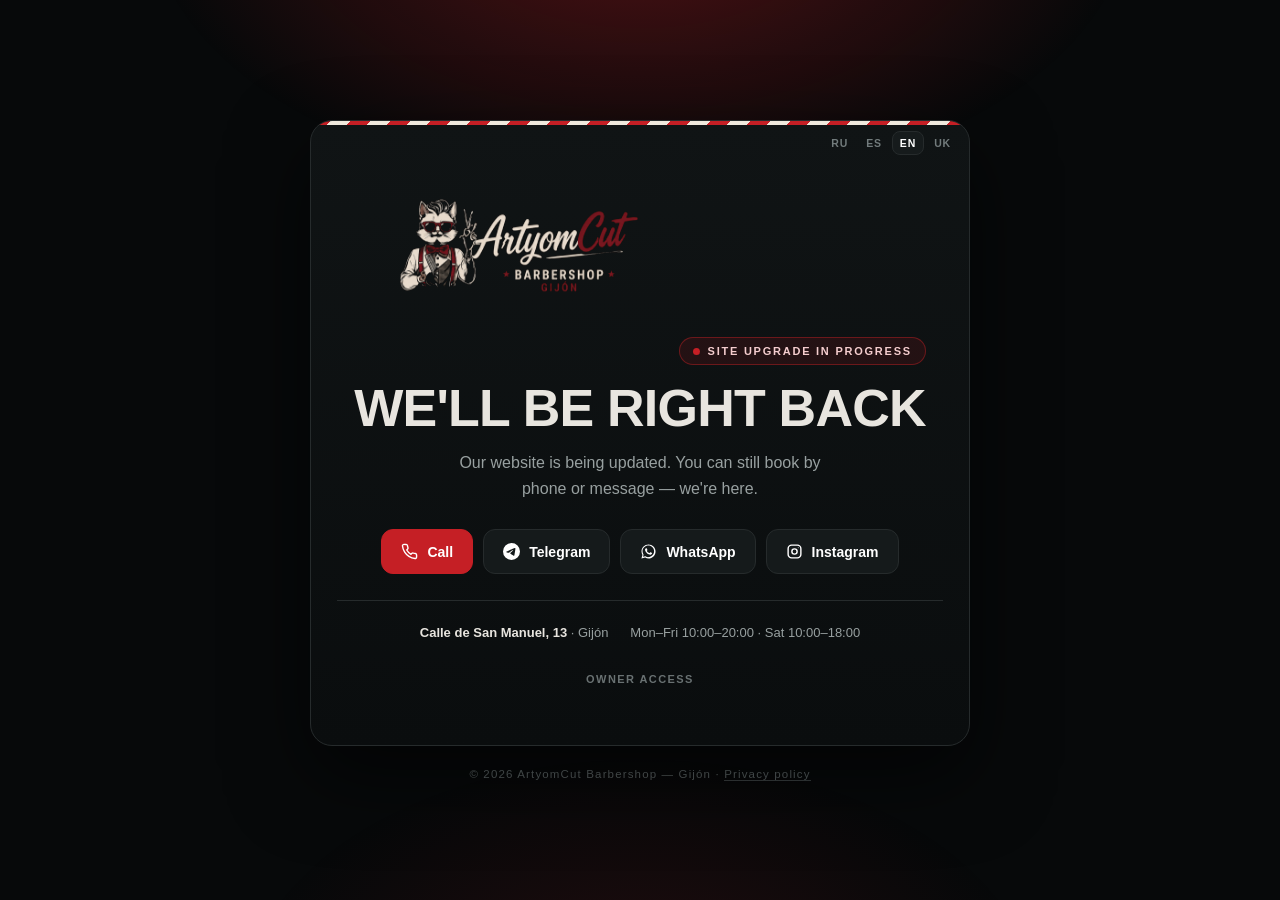
<file: index.html>
<!DOCTYPE html>
<html lang="es">
<head>
    <meta charset="UTF-8">
    <meta name="viewport" content="width=device-width, initial-scale=1.0">

    <!-- Режим «Идут работы»: заглушка для всех, кроме владельца.
         Выключается одной строкой в maintenance-gate.js (enabled: false). -->
    <script src="/maintenance-gate.js"></script>
    <title>ArtyomCut — Barbería en Gijón | Cortes de pelo y barba</title>

    <!-- PWA -->
    <link rel="manifest" href="/manifest.json">
    <meta name="theme-color" content="#c51f25">
    <link rel="apple-touch-icon" href="/images/logo/apple-touch-icon.png">

    <!-- SEO -->
    <meta name="description" content="Barbería ArtyomCut en Gijón: cortes de pelo, arreglo de barba y reserva online. Calle de San Manuel, 13.">
    <link rel="canonical" href="https://artyomcut-barbershopgijon.es/">
    <meta name="keywords" content="barbería, Gijón, corte de pelo, barba, barbershop, ArtyomCut, peluquería">
    <meta property="og:title" content="ArtyomCut Barbershop — Gijón">
    <meta property="og:description" content="Cortes de pelo y barba en el centro de Gijón. ¡Reserva online!">
    <meta property="og:type" content="website">
    <meta property="og:locale" content="es_ES">
    <meta property="og:url" content="https://artyomcut-barbershopgijon.es/">
    <meta property="og:image" content="https://artyomcut-barbershopgijon.es/images/logo/logo1.jfif">
    <!-- Стили -->
    <link rel="stylesheet" href="style.css">

    <!-- Schema.org -->
    <script type="application/ld+json">
    {
      "@context": "https://schema.org",
      "@type": "Barbershop",
      "name": "ArtyomCut Barbershop",
      "image": "https://artyomcut-barbershopgijon.es/images/logo/logo1.jfif",
      "address": {
        "@type": "PostalAddress",
        "streetAddress": "Calle de San Manuel, 13",
        "addressLocality": "Gijón",
        "postalCode": "33210",
        "addressCountry": "ES"
      },
      "telephone": "+34602692534",
      "priceRange": "15-30 €",
      "hasMap": "https://www.google.com/maps/search/?api=1&query=ArtyomCut+Barbershop+Calle+de+San+Manuel+13+Gij%C3%B3n",
      "url": "https://artyomcut-barbershopgijon.es/",
      "openingHoursSpecification": [
        {
          "@type": "OpeningHoursSpecification",
          "dayOfWeek": ["Monday","Tuesday","Wednesday","Thursday","Friday"],
          "opens": "10:00",
          "closes": "20:00"
        },
        {
          "@type": "OpeningHoursSpecification",
          "dayOfWeek": "Saturday",
          "opens": "10:00",
          "closes": "18:00"
        }
      ],
      "sameAs": [
        "https://www.google.com/maps/search/?api=1&query=ArtyomCut+Barbershop+Calle+de+San+Manuel+13+Gij%C3%B3n",
        "https://www.instagram.com/artembarbercat/",
        "https://t.me/artyomcut"
      ]
    }
    </script>
</head>
<body>

    <!-- ШАПКА -->
    <header class="header">
        <div class="container header-inner">
            <a href="#" class="logo">
                <img src="images/logo/logo.png" alt="ArtyomCut Barbershop">
            </a>

            <button class="burger-btn" id="burgerBtn" type="button" onclick="toggleMobileMenu()" aria-label="Abrir menú" aria-controls="mobileNav" aria-expanded="false">
                <span></span>
                <span></span>
                <span></span>
            </button>

            <nav class="nav" id="mobileNav">
                <a href="#home" class="active" data-i18n="nav_home">INICIO</a>
                <a href="#services" data-i18n="nav_services">SERVICIOS</a>
                <a href="#master" data-i18n="nav_master">MAESTRO</a>
                <a href="/gallery" data-i18n="nav_gallery">GALERÍA</a>
                <a href="/reviews" data-i18n="nav_reviews">RESEÑAS</a>
                <a href="#music" data-i18n="nav_music">MÚSICA</a>
                <a href="#booking" data-i18n="nav_booking">RESERVA</a>
                <a href="/location" data-i18n="nav_contacts">CÓMO ENCONTRARNOS</a>

                <!-- Мобильный переключатель языка (виден только в бургере) -->
                <div class="language-switcher mobile-only">
                    <select class="lang-select" onchange="applyLanguage(this.value); renderCalendar();">
                        <option value="ru">RU</option>
                        <option value="uk">UA</option>
                        <option value="es">ES</option>
                        <option value="en">EN</option>
                    </select>
                </div>
            </nav>

            <div class="socials">
                <!-- Десктопный переключатель языка (виден только на широких экранах) -->
                <div class="language-switcher desktop-only">
                    <select class="lang-select" onchange="applyLanguage(this.value); renderCalendar();">
                        <option value="ru">RU</option>
                        <option value="uk">UA</option>
                        <option value="es">ES</option>
                        <option value="en">EN</option>
                    </select>
                </div>
                <a href="https://www.instagram.com/artembarbercat/" target="_blank" rel="noopener noreferrer" aria-label="Instagram" class="social-link">
                    <svg width="22" height="22" viewBox="0 0 24 24" fill="currentColor"><path d="M12 2.163c3.204 0 3.584.012 4.85.07 3.252.148 4.771 1.691 4.919 4.919.058 1.265.069 1.645.069 4.849 0 3.205-.012 3.584-.069 4.849-.149 3.225-1.664 4.771-4.919 4.919-1.266.058-1.644.07-4.85.07-3.204 0-3.584-.012-4.849-.07-3.26-.149-4.771-1.699-4.919-4.92-.058-1.265-.07-1.644-.07-4.849 0-3.204.013-3.583.07-4.849.149-3.227 1.664-4.771 4.919-4.919 1.266-.057 1.645-.069 4.849-.069zM12 0C8.741 0 8.333.014 7.053.072 2.695.272.273 2.69.073 7.052.014 8.333 0 8.741 0 12c0 3.259.014 3.668.072 4.948.2 4.358 2.618 6.78 6.98 6.98C8.333 23.986 8.741 24 12 24c3.259 0 3.668-.014 4.948-.072 4.354-.2 6.782-2.618 6.979-6.98.059-1.28.073-1.689.073-4.948 0-3.259-.014-3.667-.072-4.947-.196-4.354-2.617-6.78-6.979-6.98C15.668.014 15.259 0 12 0zm0 5.838a6.162 6.162 0 100 12.324 6.162 6.162 0 000-12.324zM12 16a4 4 0 110-8 4 4 0 010 8zm6.406-11.845a1.44 1.44 0 100 2.881 1.44 1.44 0 000-2.881z"/></svg>
                </a>
                <a href="https://t.me/artyomcut" target="_blank" rel="noopener noreferrer" aria-label="Telegram" class="social-link">
                    <svg width="22" height="22" viewBox="0 0 24 24" fill="currentColor"><path d="M11.944 0A12 12 0 000 12a12 12 0 0012 12 12 12 0 0012-12A12 12 0 0012 0a12 12 0 00-.056 0zm4.962 7.224c.1-.002.321.023.465.14a.506.506 0 01.171.325c.016.093.036.306.02.472-.18 1.898-.962 6.502-1.36 8.627-.168.9-.499 1.201-.82 1.23-.696.065-1.225-.46-1.9-.902-1.056-.693-1.653-1.124-2.678-1.8-1.185-.78-.417-1.21.258-1.91.177-.184 3.247-2.977 3.307-3.23.007-.032.014-.15-.056-.212s-.174-.041-.249-.024c-.106.024-1.793 1.14-5.061 3.345-.48.33-.913.49-1.302.48-.428-.008-1.252-.241-1.865-.44-.752-.245-1.349-.374-1.297-.789.027-.216.325-.437.893-.663 3.498-1.524 5.83-2.529 6.998-3.014 3.332-1.386 4.025-1.627 4.476-1.635z"/></svg>
                </a>

                <a href="https://wa.me/34602692534" target="_blank" rel="noopener noreferrer" aria-label="WhatsApp" class="social-link">
                    <svg viewBox="0 0 24 24" fill="currentColor" aria-hidden="true"><path d="M12.04 2C6.58 2 2.13 6.45 2.13 11.91c0 1.75.46 3.45 1.32 4.95L2 22l5.25-1.38a9.9 9.9 0 0 0 4.79 1.22c5.46 0 9.91-4.45 9.91-9.91S17.5 2 12.04 2zm0 18.02c-1.55 0-3.06-.42-4.38-1.2l-.31-.18-3.12.82.83-3.04-.2-.32a8.1 8.1 0 0 1-1.25-4.34c0-4.49 3.65-8.14 8.14-8.14 4.49 0 8.14 3.65 8.14 8.14 0 4.49-3.65 8.14-8.14 8.14zm4.47-6.1c-.24-.12-1.45-.71-1.67-.79-.22-.08-.39-.12-.55.12-.16.24-.63.79-.77.95-.14.16-.28.18-.52.06-.24-.12-1.03-.38-1.96-1.21-.72-.65-1.21-1.45-1.35-1.69-.14-.24-.02-.37.11-.49.11-.11.24-.28.36-.42.12-.14.16-.24.24-.4.08-.16.04-.3-.02-.42-.06-.12-.55-1.33-.76-1.82-.2-.48-.4-.41-.55-.42h-.47c-.16 0-.42.06-.64.3-.22.24-.84.82-.84 2.01 0 1.19.87 2.34.99 2.5.12.16 1.71 2.6 4.13 3.65.58.25 1.03.4 1.38.51.58.18 1.11.16 1.53.09.47-.07 1.45-.59 1.65-1.17.2-.58.2-1.07.14-1.17-.06-.1-.22-.16-.46-.28z"/></svg>
                </a>
            </div>
        </div>
    </header>

    <!-- Остальной код страницы без изменений... -->
    <!-- (Секции main, footer, скрипты) -->
    <!-- Здесь ваш полный main, footer и скрипты -->

    <main>
        <!-- ГЛАВНЫЙ ЭКРАН -->
        <section id="home" class="hero">
            <div class="container hero-inner">
                <div class="hero-content">
                    <div class="small-title" data-i18n="hero_small_title">ARTYOMCUT BARBERSHOP</div>
                    <h1>
                        <span data-i18n="hero_title_1">EL ESTILO</span><br>
                        <span style="color: #c51f25;" data-i18n="hero_title_2">LO ES</span><br>
                        <span data-i18n="hero_title_3">TODO.</span>
                    </h1>
                    <p class="hero-subtitle" data-i18n="hero_subtitle">TU ESTILO. TUS REGLAS.</p>
                    <div class="hero-line"></div>
                    <div class="hero-buttons">
                        <a href="#booking" class="btn btn-red" data-i18n="hero_btn_booking">RESERVAR</a>
                        <a href="/location" class="btn btn-outline" data-i18n="hero_btn_find">CÓMO ENCONTRARNOS</a>
                    </div>
                </div>
                <div class="hero-image">
                    <img src="images/barber/hero.jpeg" alt="ArtyomCut Barber" width="1362" height="1155" fetchpriority="high" decoding="async">
                </div>
            </div>
        </section>

        <!-- УСЛУГИ -->
        <section id="services" class="services">
            <div class="container">
                <div class="services-heading">
                    <h2><span data-i18n="services_heading_1">NUESTROS</span> <span data-i18n="services_heading_2">SERVICIOS</span></h2>
                </div>
                <div class="services-grid">
                    <button type="button" class="service-card" onclick="selectService('СТРИЖКА')" aria-label="Elegir servicio: corte">
                        <img src="images/services/haircut.jpg" alt="Corte de pelo" width="1536" height="1024" loading="lazy" decoding="async">
                        <div class="service-overlay">
                            <h3 data-i18n="service_haircut">CORTE DE PELO</h3>
                            <span class="service-type" data-i18n="service_haircut_type">FADE / CLÁSICO / UNDERCUT</span>
                            <span class="price">20€</span>
                        </div>
                    </button>
                    <button type="button" class="service-card" onclick="selectService('БОРОДА')" aria-label="Elegir servicio: barba">
                        <img src="images/services/beard.jpg" alt="Barba" width="1536" height="1024" loading="lazy" decoding="async">
                        <div class="service-overlay">
                            <h3 data-i18n="service_beard">BARBA</h3>
                            <span class="service-type" data-i18n="service_beard_type">AFEITADO / CUIDADO</span>
                            <span class="price">15€</span>
                        </div>
                    </button>
                    <button type="button" class="service-card" onclick="selectService('СТРИЖКА + БОРОДА')" aria-label="Elegir servicio: corte y barba">
                        <img src="images/services/combo.jpg" alt="Corte + barba" width="1536" height="1024" loading="lazy" decoding="async">
                        <div class="service-overlay">
                            <h3 data-i18n="service_combo">CORTE + BARBA</h3>
                            <span class="service-type" data-i18n="service_combo_type">COMBO</span>
                            <span class="price">30€</span>
                        </div>
                    </button>
                    <button type="button" class="service-card" onclick="selectService('ДЕТСКАЯ')" aria-label="Elegir servicio: corte infantil">
                        <img src="images/services/kids.jpg" alt="Corte infantil" width="1536" height="1024" loading="lazy" decoding="async">
                        <div class="service-overlay">
                            <h3 data-i18n="service_kids">INFANTIL</h3>
                            <span class="service-type" data-i18n="service_kids_type">HASTA 12 AÑOS</span>
                            <span class="price">15€</span>
                        </div>
                    </button>
                </div>
            </div>
        </section>

        <!-- О МАСТЕРЕ -->
        <section id="master" class="about">
            <div class="container about-inner">
                <div class="about-text">
                    <h2 data-i18n="master_heading">SOBRE EL MAESTRO</h2>
                    <div class="section-line"></div>
                    <p data-i18n-html="master_text_1">Привет, я <span style="color: #c51f25; font-weight: 700;">АРТЁМ</span> — твой барбер в Хихоне.</p>
                    <p data-i18n="master_text_2">Durante más de 10 años he creado estilo para hombres que saben lo que quieren. Para mí, la barbería no es solo un corte, es el arte de resaltar tu carácter.</p>
                    <p data-i18n="master_text_3">Rock, batería, café y un fade perfecto: esa es mi fórmula. Ven y entenderás por qué mis clientes vuelven.</p>
                    <p data-i18n="master_text_4" style="color: #c51f25; font-size: 24px; font-weight: 900; font-style: italic;">Tu estilo. Tus reglas.</p>
                </div>
                <div class="about-gallery">
                    <img src="images/barber/barber-1.jpeg" alt="ArtyomCut" width="1023" height="1537" loading="lazy" decoding="async">
                    <img src="images/barber/barber-2.jpeg" alt="ArtyomCut Barber" width="1086" height="1448" loading="lazy" decoding="async">
                    <img src="images/barber/barber-3.jpeg" alt="ArtyomCut" width="1086" height="1448" loading="lazy" decoding="async">
                </div>
            </div>
        </section>

        <!-- ГАЛЕРЕЯ -->
        <section id="gallery" class="gallery">
            <div class="container">
                <div class="section-heading">
                    <h2><span data-i18n="gallery_heading_1">GALERÍA</span> <span data-i18n="gallery_heading_2">DE TRABAJOS</span></h2>
                    <a href="/gallery" style="position: relative; z-index: 100; display: inline-block;" data-i18n="gallery_view_all">VER TODO →</a>
                </div>
                <div class="gallery-grid">
                    <img src="images/works/work-1.jpeg" alt="Trabajo ArtyomCut" width="1268" height="1241" loading="lazy" decoding="async">
                    <img src="images/works/work-2.jpeg" alt="Trabajo ArtyomCut" width="1277" height="1232" loading="lazy" decoding="async">
                    <img src="images/works/work-3.jpeg" alt="Trabajo ArtyomCut" width="1284" height="1225" loading="lazy" decoding="async">
                    <img src="images/works/work-4.jpeg" alt="Trabajo ArtyomCut" width="1269" height="1240" loading="lazy" decoding="async">
                </div>
            </div>
        </section>

        <!-- МУЗЫКА -->
        <section id="music" class="music">
            <div class="container">
                <div class="section-heading">
                    <h2><span data-i18n="music_heading_1">MÚSICA</span> <span data-i18n="music_heading_2">RADIO</span></h2>
                </div>

                <div class="music-player" id="radioPlayer" style="max-width: 400px; margin: 0 auto; text-align: center; background: #111; padding: 30px 20px; border-radius: 20px;">
                    <p class="player-title" style="font-size: 18px; font-weight: 700; letter-spacing: 2px; margin: 0; color: #fff;" data-i18n="music_player_title">MÚSICA</p>
                    <p class="player-station" style="font-size: 32px; font-weight: 900; color: #fff; margin: 5px 0 0; letter-spacing: 4px;" data-i18n="music_station">ARTYOMCUT</p>
                    <p class="player-station-accent" style="font-size: 22px; font-weight: 700; color: #c51f25; margin: 0 0 15px; letter-spacing: 6px;" data-i18n="music_station_accent">RADIO</p>

                    <p id="currentStationName" style="color: #c51f25; font-weight: 700; margin: 0 0 15px; letter-spacing: 2px;">Radio Paradise Rock Mix</p>

                    <div class="player-art" style="width: 220px; height: 220px; margin: 20px auto; border-radius: 50%; overflow: hidden; border: 4px solid #c51f25; box-shadow: 0 0 25px rgba(197,31,37,0.6); position: relative; background: #000;">
                        <video id="drummerVideo" muted loop playsinline preload="none" style="width: 100%; height: 100%; object-fit: cover; display: block;">
                            <source src="images/drummer.mp4" type="video/mp4">
                        </video>
                    </div>

                    <p class="player-status" id="radioStatus" style="color: #ccc; font-size: 14px; margin: 10px 0 20px;" data-i18n="music_status_stopped">Radio detenida</p>

                    <div class="player-controls" style="display: flex; align-items: center; justify-content: center; gap: 25px; margin-bottom: 20px;">
                        <button class="player-btn" id="prevBtn" aria-label="Atrás" type="button" style="background: none; border: none; color: #888; cursor: pointer; padding: 8px;">
                            <svg viewBox="0 0 24 24" fill="currentColor" width="20" height="20"><path d="M6 6h2v12H6zM20 6L10 12l10 6z"/></svg>
                        </button>

                        <button class="player-btn-play" id="playBtn" aria-label="Reproducir" type="button" style="width: 70px; height: 70px; border-radius: 50%; background: #c51f25; border: none; color: #fff; display: flex; align-items: center; justify-content: center; cursor: pointer; box-shadow: 0 5px 15px rgba(197,31,37,0.4); padding: 0; aspect-ratio: 1/1; overflow: hidden;">
                            <span id="playIcon" style="display: flex; align-items: center; justify-content: center; width: 100%; height: 100%; line-height: 0; margin: 0; padding: 0;">
                                <svg viewBox="0 0 24 24" fill="currentColor" width="32" height="32"><path d="M8 5v14l11-7z"/></svg>
                            </span>
                        </button>

                        <button class="player-btn" id="nextBtn" aria-label="Adelante" type="button" style="background: none; border: none; color: #888; cursor: pointer; padding: 8px;">
                            <svg viewBox="0 0 24 24" fill="currentColor" width="20" height="20"><path d="M16 6h2v12h-2zM4 6l10 6-10 6z"/></svg>
                        </button>
                    </div>

                    <div class="player-volume" id="volumeControl">
                        <button class="mute-btn" id="muteBtn" type="button" aria-label="Silenciar">
                            <svg id="volumeOnIcon" viewBox="0 0 24 24" fill="none" stroke="currentColor" stroke-width="2" width="22" height="22">
                                <path d="M11 5 6 9H2v6h4l5 4V5z"/><path d="M15.5 8.5a5 5 0 0 1 0 7"/>
                            </svg>
                            <svg id="volumeOffIcon" viewBox="0 0 24 24" fill="none" stroke="currentColor" stroke-width="2" width="22" height="22" style="display: none;">
                                <path d="M11 5 6 9H2v6h4l5 4V5z"/><line x1="23" y1="9" x2="17" y2="15"/><line x1="17" y1="9" x2="23" y2="15"/>
                            </svg>
                        </button>
                        <input type="range" id="volumeSlider" min="0" max="1" step="0.01" value="0.7">
                    </div>
                </div>
            </div>
        </section>

        <!-- ЗАПИСЬ -->
        <section id="booking" class="booking">
            <div class="container">
                <h2 data-i18n="booking_heading">RESERVA ONLINE</h2>
                <div class="booking-container-new">
                    <div class="booking-layout-3">
                        <div class="booking-frame">
                            <label class="booking-label" data-i18n="booking_step_date">1. ELIGE FECHA</label>
                            <div class="calendar">
                                <div class="calendar-header">
                                    <button class="calendar-nav" type="button" onclick="changeMonth(-1)" aria-label="Mes anterior">‹</button>
                                    <span id="calendarMonth">АВГУСТ 2026</span>
                                    <button class="calendar-nav" type="button" onclick="changeMonth(1)" aria-label="Mes siguiente">›</button>
                                </div>
                                <div class="calendar-weekdays">
                                    <span>LU</span><span>MA</span><span>MI</span><span>JU</span><span>VI</span><span>SÁ</span><span>DO</span>
                                </div>
                                <div class="calendar-days" id="calendarDays"></div>
                            </div>
                        </div>
                        <div class="booking-frame">
                            <label class="booking-label" data-i18n="booking_step_service">2. ELIGE SERVICIO</label>
                            <div class="service-options" role="radiogroup">
                                <button type="button" class="service-option-item" role="radio" aria-checked="false" onclick="selectServiceOption('Стрижка', this)">
                                    <div class="service-radio"><span class="radio-dot"></span></div>
                                    <div>
                                        <h3 data-i18n="booking_service_haircut">CORTE DE PELO</h3>
                                        <p data-i18n="booking_service_haircut_desc">Fade / Clásico / Undercut</p>
                                        <span class="service-price">20€</span>
                                    </div>
                                </button>
                                <button type="button" class="service-option-item" role="radio" aria-checked="false" onclick="selectServiceOption('Стрижка + борода', this)">
                                    <div class="service-radio"><span class="radio-dot"></span></div>
                                    <div>
                                        <h3 data-i18n="booking_service_combo">CORTE + BARBA</h3>
                                        <p data-i18n="booking_service_combo_desc">Combo</p>
                                        <span class="service-price">30€</span>
                                    </div>
                                </button>
                                <button type="button" class="service-option-item" role="radio" aria-checked="false" onclick="selectServiceOption('Борода', this)">
                                    <div class="service-radio"><span class="radio-dot"></span></div>
                                    <div>
                                        <h3 data-i18n="booking_service_beard">BARBA</h3>
                                        <p data-i18n="booking_service_beard_desc">Afeitado / Cuidado</p>
                                        <span class="service-price">15€</span>
                                    </div>
                                </button>
                                <button type="button" class="service-option-item" role="radio" aria-checked="false" onclick="selectServiceOption('Детская стрижка', this)">
                                    <div class="service-radio"><span class="radio-dot"></span></div>
                                    <div>
                                        <h3 data-i18n="booking_service_kids">INFANTIL</h3>
                                        <p data-i18n="booking_service_kids_desc">Hasta 12 años</p>
                                        <span class="service-price">15€</span>
                                    </div>
                                </button>
                            </div>
                        </div>
                        <div class="booking-frame">
                            <label class="booking-label" data-i18n="booking_step_time">3. ELIGE HORA</label>
                            <div class="time-buttons-grid" id="timeGroups">
                                <p class="time-placeholder" data-i18n="time_placeholder">Primero elige una fecha</p>
                            </div>
                        </div>
                    </div>
                    <div class="booking-btn-row">
                        <button class="btn btn-red" onclick="proceedToBooking()" data-i18n="booking_btn">RESERVAR →</button>
                    </div>
                </div>
            </div>
        </section>

        <!-- ПОСЛЕДНИЕ ОТЗЫВЫ -->
        <section id="reviews-preview" class="reviews-preview">
            <div class="container">
                <div class="section-heading">
                    <h2><span data-i18n="reviews_preview_heading_1">ÚLTIMAS</span> <span data-i18n="reviews_preview_heading_2">RESEÑAS</span></h2>
                    <a href="/reviews" style="position: relative; z-index: 100; display: inline-block;" data-i18n="reviews_preview_all">TODAS LAS RESEÑAS →</a>
                </div>
                <div class="reviews-preview-grid" id="reviewsPreviewGrid">
                    <!-- Сюда будут подгружаться последние отзывы -->
                </div>
            </div>
        </section>
    </main>

    <footer class="footer">
        <div class="container">
            <p data-i18n="footer_copyright">© 2026 ArtyomCut Barbershop — Gijón</p>
            <p data-i18n="footer_slogan">ROCK &amp; CUTS SINCE 2021</p>
            <p><a href="/privacy" data-i18n="footer_privacy">POLÍTICA DE PRIVACIDAD</a> · <a href="/cookies" data-i18n="footer_cookies">COOKIES</a></p>
            <p class="footer-note" data-i18n="footer_tax_note">Precios con IVA incluido</p>
            <a href="admin.html" class="admin-link" aria-label="Panel de administración">
                <svg width="20" height="20" viewBox="0 0 24 24" fill="currentColor"><path d="M12 15.5A3.5 3.5 0 100 12a3.5 3.5 0 000 7zM19.4 15a1.7 1.7 0 00.34 1.87l.06.06a2 2 0 01-2.83 2.83l-.06-.06a1.7 1.7 0 00-1.87-.34 1.7 1.7 0 00-1.04 1.56V21a2 2 0 01-4 0v-.09A1.7 1.7 0 008.9 19.4a1.7 1.7 0 00-1.87.34l-.06.06a2 2 0 01-2.83-2.83l.06-.06A1.7 1.7 0 004.6 15a1.7 1.7 0 00-1.56-1.04H3a2 2 0 010-4h.09A1.7 1.7 0 004.6 8.9a1.7 1.7 0 00-.34-1.87l-.06-.06a2 2 0 012.83-2.83l.06.06A1.7 1.7 0 008.9 4.6a1.7 1.7 0 001.04-1.56V3a2 2 0 014 0v.09a1.7 1.7 0 001.04 1.56 1.7 1.7 0 001.87-.34l.06-.06a2 2 0 012.83 2.83l-.06.06A1.7 1.7 0 0019.4 8.9a1.7 1.7 0 001.56 1.04H21a2 2 0 010 4h-.09a1.7 1.7 0 00-1.56 1.04z"/></svg>
            </a>
        </div>
    </footer>

    <script src="/calendar.js"></script>
    <script src="script.js"></script>
    <script src="translations.js"></script>
    <script src="i18n.js"></script>
</body>
</html>
</file>
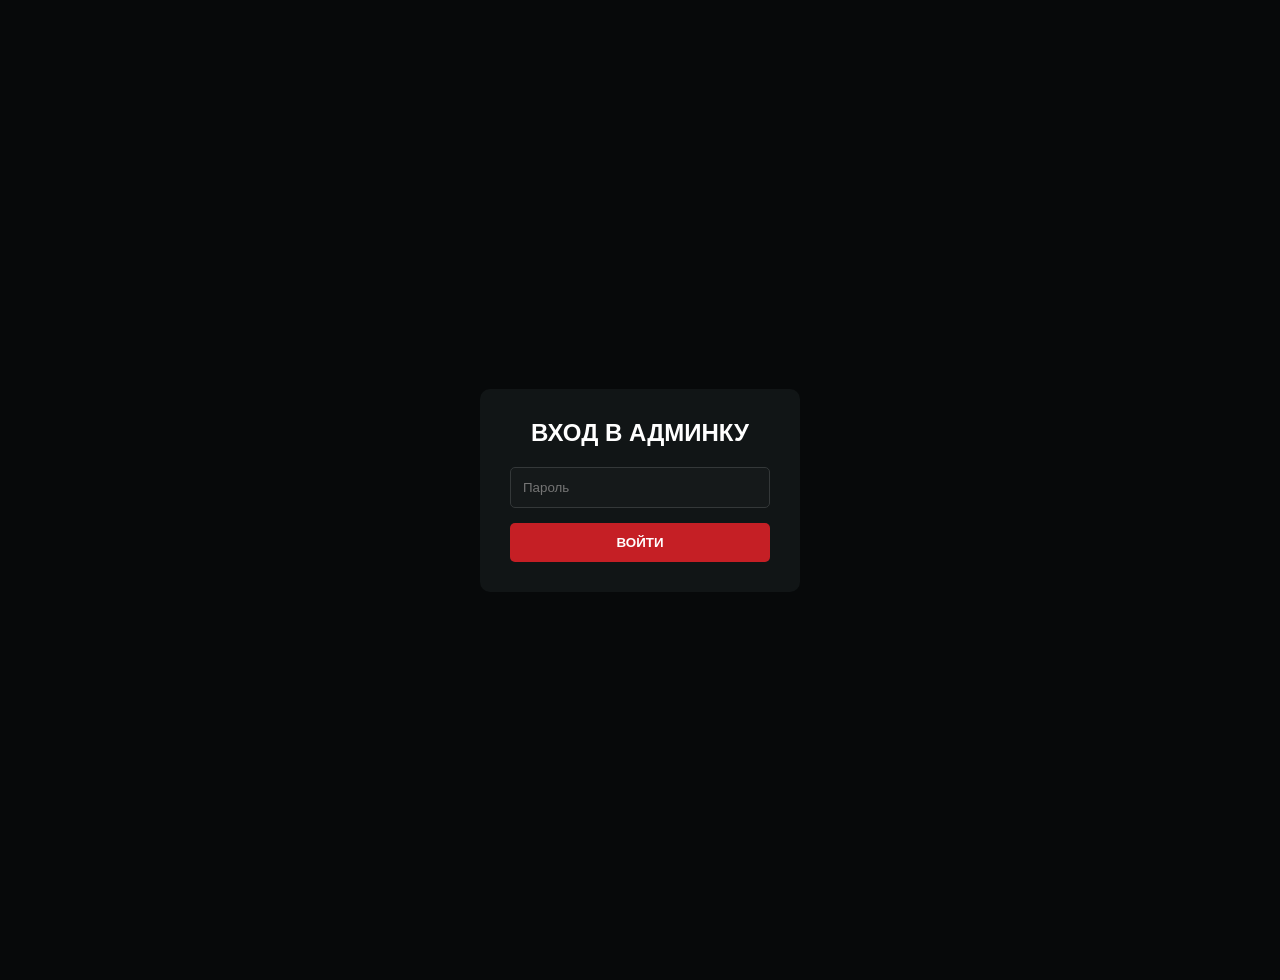
<file: admin.html>
<!DOCTYPE html>
<html lang="ru">
<head>
    <meta charset="UTF-8">
    <meta name="viewport" content="width=device-width, initial-scale=1.0">
    <meta name="robots" content="noindex,nofollow">
    <title>ArtyomCut Admin - Управление</title>
    <style>
        * {
            margin: 0;
            padding: 0;
            box-sizing: border-box;
        }
        
        body {
            background: #07090a;
            color: #e8e5df;
            font-family: Arial, sans-serif;
            padding: 40px 20px;
        }
        
        .admin-container {
            max-width: 1100px;
            margin: 0 auto;
        }
        
        .admin-header {
            display: flex;
            align-items: center;
            justify-content: space-between;
            margin-bottom: 40px;
        }
        
        h1 {
            color: #c51f25;
            font-size: 36px;
            font-style: italic;
        }
        
        .btn-back {
            display: inline-flex;
            align-items: center;
            gap: 8px;
            background: #15191a;
            border: 1px solid #343839;
            color: #fff;
            padding: 12px 20px;
            border-radius: 5px;
            text-decoration: none;
            font-size: 14px;
            font-weight: 700;
            cursor: pointer;
            transition: all 0.3s;
            letter-spacing: 1px;
        }
        
        .btn-back:hover {
            background: #c51f25;
            border-color: #c51f25;
        }
        
        .admin-section {
            background: #111516;
            border: 1px solid #292d2e;
            border-radius: 10px;
            padding: 30px;
            margin-bottom: 30px;
        }
        
        .admin-section h2 {
            font-size: 22px;
            margin-bottom: 20px;
            color: #fff;
        }
        
        .block-calendar {
            background: #111516;
            border: 1px solid #292d2e;
            border-radius: 8px;
            padding: 25px;
            margin-bottom: 20px;
        }
        
        .block-calendar-header {
            display: flex;
            align-items: center;
            justify-content: space-between;
            margin-bottom: 20px;
        }
        
        .block-calendar-header span {
            font-size: 24px;
            font-weight: 900;
        }
        
        .block-calendar-nav {
            width: 40px;
            height: 40px;
            background: #15191a;
            border: 1px solid #343839;
            border-radius: 5px;
            color: #fff;
            font-size: 20px;
            cursor: pointer;
            display: flex;
            align-items: center;
            justify-content: center;
        }
        
        .block-calendar-nav:hover {
            background: #c51f25;
        }
        
        .block-calendar-weekdays {
            display: grid;
            grid-template-columns: repeat(7, 1fr);
            gap: 5px;
            margin-bottom: 8px;
        }
        
        .block-calendar-weekdays span {
            text-align: center;
            font-size: 13px;
            font-weight: 700;
            color: #aaa6a0;
            padding: 8px;
        }
        
        .block-calendar-days {
            display: grid;
            grid-template-columns: repeat(7, 1fr);
            gap: 5px;
        }
        
        .block-day {
            height: 50px;
            display: flex;
            align-items: center;
            justify-content: center;
            background: #15191a;
            border: 1px solid #292d2e;
            border-radius: 5px;
            font-size: 14px;
            cursor: pointer;
            transition: all 0.3s;
            position: relative;
        }
        
        .block-day:hover {
            background: #1a1f20;
            border-color: #c51f25;
        }
        
        .block-day.blocked {
            background: #c51f25;
            border-color: #c51f25;
            color: #fff;
            font-weight: 700;
        }
        
        .block-day.special {
            border-color: #f39c12;
            color: #f39c12;
        }
        
        .block-day.empty {
            background: transparent;
            border: none;
            cursor: default;
        }
        .block-day.past {
            background: #0a0c0d;
            color: #444;
            cursor: not-allowed;
            border: 1px solid #292d2e;
        }
        .block-day.past:hover {
            background: #0a0c0d;
            border-color: #292d2e;
        }
        
        #special-start,
        #special-end {
            width: 100%;
            height: 55px;
            background: #0a0c0d;
            border: 1px solid #343839;
            color: #fff;
            padding: 0 15px;
            border-radius: 5px;
            font-size: 18px;
            cursor: pointer;
            -webkit-appearance: none;
            appearance: none;
        }
        
        .blocked-days-list {
            display: flex;
            flex-wrap: wrap;
            gap: 10px;
            margin-bottom: 20px;
        }
        
        .blocked-day-tag {
            background: #c51f25;
            color: #fff;
            padding: 8px 15px;
            border-radius: 20px;
            font-size: 13px;
            display: flex;
            align-items: center;
            gap: 8px;
            cursor: pointer;
        }
        
        .blocked-day-tag .remove {
            font-weight: 700;
            font-size: 16px;
        }
        
        .gallery-photo-item {
            position: relative;
            width: 100px;
            height: 100px;
            border-radius: 5px;
            overflow: hidden;
            cursor: pointer;
        }
        
        .gallery-photo-item img {
            width: 100%;
            height: 100%;
            object-fit: cover;
        }
        
        .gallery-photo-item .remove-photo {
            position: absolute;
            top: 5px;
            right: 5px;
            background: #c51f25;
            color: #fff;
            border: none;
            border-radius: 50%;
            width: 25px;
            height: 25px;
            font-size: 14px;
            cursor: pointer;
            display: flex;
            align-items: center;
            justify-content: center;
        }
        
        .bookings-list {
            display: flex;
            flex-direction: column;
            gap: 10px;
        }
        
        .booking-item {
            background: #15191a;
            border: 1px solid #343839;
            border-radius: 5px;
            padding: 15px;
            display: flex;
            justify-content: space-between;
            align-items: center;
        }
        
        .booking-item p {
            margin: 3px 0;
        }
        
        .btn-calendar {
            display: inline-block;
            margin-top: 6px;
            color: #c51f25;
            font-size: 11px;
            font-weight: 700;
            letter-spacing: 1px;
            text-decoration: none;
            border-bottom: 1px solid #c51f25;
        }

        .btn-calendar:hover { color: #ff5a5f; border-bottom-color: #ff5a5f; }

        .btn-delete {
            background: #c51f25;
            color: #fff;
            border: none;
            border-radius: 3px;
            padding: 8px 15px;
            cursor: pointer;
            font-size: 12px;
        }
        
        @media (max-width: 768px) {
            .admin-header {
                flex-direction: column;
                gap: 20px;
                text-align: center;
            }
        }
        
        /* Стили для экрана входа */
        #loginScreen {
            display: flex;
            align-items: center;
            justify-content: center;
            height: 100vh;
            background: #07090a;
        }
        .login-box {
            background: #111516;
            padding: 30px;
            border-radius: 10px;
            width: 320px;
        }
        .login-box h2 {
            color: #fff;
            margin-bottom: 20px;
            text-align: center;
        }
        .login-box input {
            width: 100%;
            padding: 12px;
            margin-bottom: 15px;
            background: #15191a;
            border: 1px solid #343839;
            color: #fff;
            border-radius: 5px;
        }
        .login-box button {
            width: 100%;
            padding: 12px;
            background: #c51f25;
            color: #fff;
            border: none;
            border-radius: 5px;
            cursor: pointer;
            font-weight: 700;
        }
        #loginError {
            color: red;
            display: none;
            text-align: center;
            margin-top: 10px;
        }
    </style>
</head>
<body>

    <!-- ЭКРАН ВХОДА -->
    <div id="loginScreen">
        <div class="login-box">
            <h2>ВХОД В АДМИНКУ</h2>
            <input type="password" id="adminPassword" placeholder="Пароль">
            <button id="loginBtn">ВОЙТИ</button>
            <p id="loginError">Неверный пароль</p>
        </div>
    </div>

    <!-- КОНТЕНТ АДМИНКИ (скрыт до входа) -->
    <div id="adminContent" style="display: none;">
        <div class="admin-container">
            <div class="admin-header">
                <h1>ARTYOMCUT ADMIN</h1>
                <div style="display: flex; gap: 10px;">
                    <a href="index.html" class="btn-back">← НА САЙТ</a>
                    <button onclick="logout()" class="btn-back">ВЫЙТИ</button>
                </div>
            </div>
            
            <!-- УПРАВЛЕНИЕ ДНЯМИ -->
            <div class="admin-section">
                <h2>УПРАВЛЕНИЕ ДНЯМИ</h2>
                <p style="color: #aaa6a0; margin-bottom: 20px;">Нажмите на день, чтобы заблокировать его или изменить время работы.</p>
                
                <div class="block-calendar">
                    <div class="block-calendar-header">
                        <button class="block-calendar-nav" onclick="changeBlockMonth(-1)">‹</button>
                        <span id="blockMonth">АВГУСТ 2026</span>
                        <button class="block-calendar-nav" onclick="changeBlockMonth(1)">›</button>
                    </div>
                    
                    <div class="block-calendar-weekdays">
                        <span>ПН</span><span>ВТ</span><span>СР</span><span>ЧТ</span><span>ПТ</span><span>СБ</span><span>ВС</span>
                    </div>
                    
                    <div class="block-calendar-days" id="blockDays"></div>
                </div>
                
                <div class="blocked-days-list" id="blockedDaysList"></div>
            </div>
            
            <!-- УПРАВЛЕНИЕ ГАЛЕРЕЕЙ -->
            <div class="admin-section">
                <h2>УПРАВЛЕНИЕ ГАЛЕРЕЕЙ</h2>
                
                <div style="margin-bottom: 20px;">
                    <label style="display: block; color: #aaa6a0; font-size: 12px; margin-bottom: 8px;">ВЫБЕРИТЕ КАТЕГОРИЮ:</label>
                    <select id="galleryCategory" style="
                        width: 100%;
                        height: 45px;
                        background: #15191a;
                        border: 1px solid #343839;
                        color: #fff;
                        padding: 0 15px;
                        border-radius: 5px;
                        font-size: 14px;
                        margin-bottom: 15px;
                    ">
                        <option value="fade">FADE</option>
                        <option value="classic">CLASSIC</option>
                        <option value="beard">BEARD</option>
                    </select>
                </div>
                
                <div style="margin-bottom: 20px;">
                    <label style="display: block; color: #aaa6a0; font-size: 12px; margin-bottom: 8px;">ЗАГРУЗИТЕ ФОТО:</label>
                    <input type="file" id="galleryPhotoInput" accept="image/*" style="
                        width: 100%;
                        height: 45px;
                        background: #15191a;
                        border: 1px solid #343839;
                        color: #fff;
                        padding: 10px;
                        border-radius: 5px;
                        font-size: 14px;
                        margin-bottom: 15px;
                    ">
                </div>
                
                <button onclick="addPhotoToGallery()" style="
                    width: 100%;
                    height: 50px;
                    background: #c51f25;
                    color: #fff;
                    border: none;
                    border-radius: 5px;
                    font-size: 14px;
                    font-weight: 700;
                    cursor: pointer;
                    transition: 0.3s;
                ">ДОБАВИТЬ ФОТО В ГАЛЕРЕЮ</button>
                
                <div id="galleryPhotosList" style="margin-top: 20px; display: flex; flex-wrap: wrap; gap: 10px;"></div>
            </div>

            <!-- ЗАПИСИ -->
            <div class="admin-section">
                <h2>ВСЕ ЗАПИСИ</h2>
                <div class="bookings-list" id="bookingsList"></div>
            </div>
        </div>
    </div>
    
    <script src="/calendar.js"></script>
    <script src="admin.js"></script>
</body>
</html>
</file>
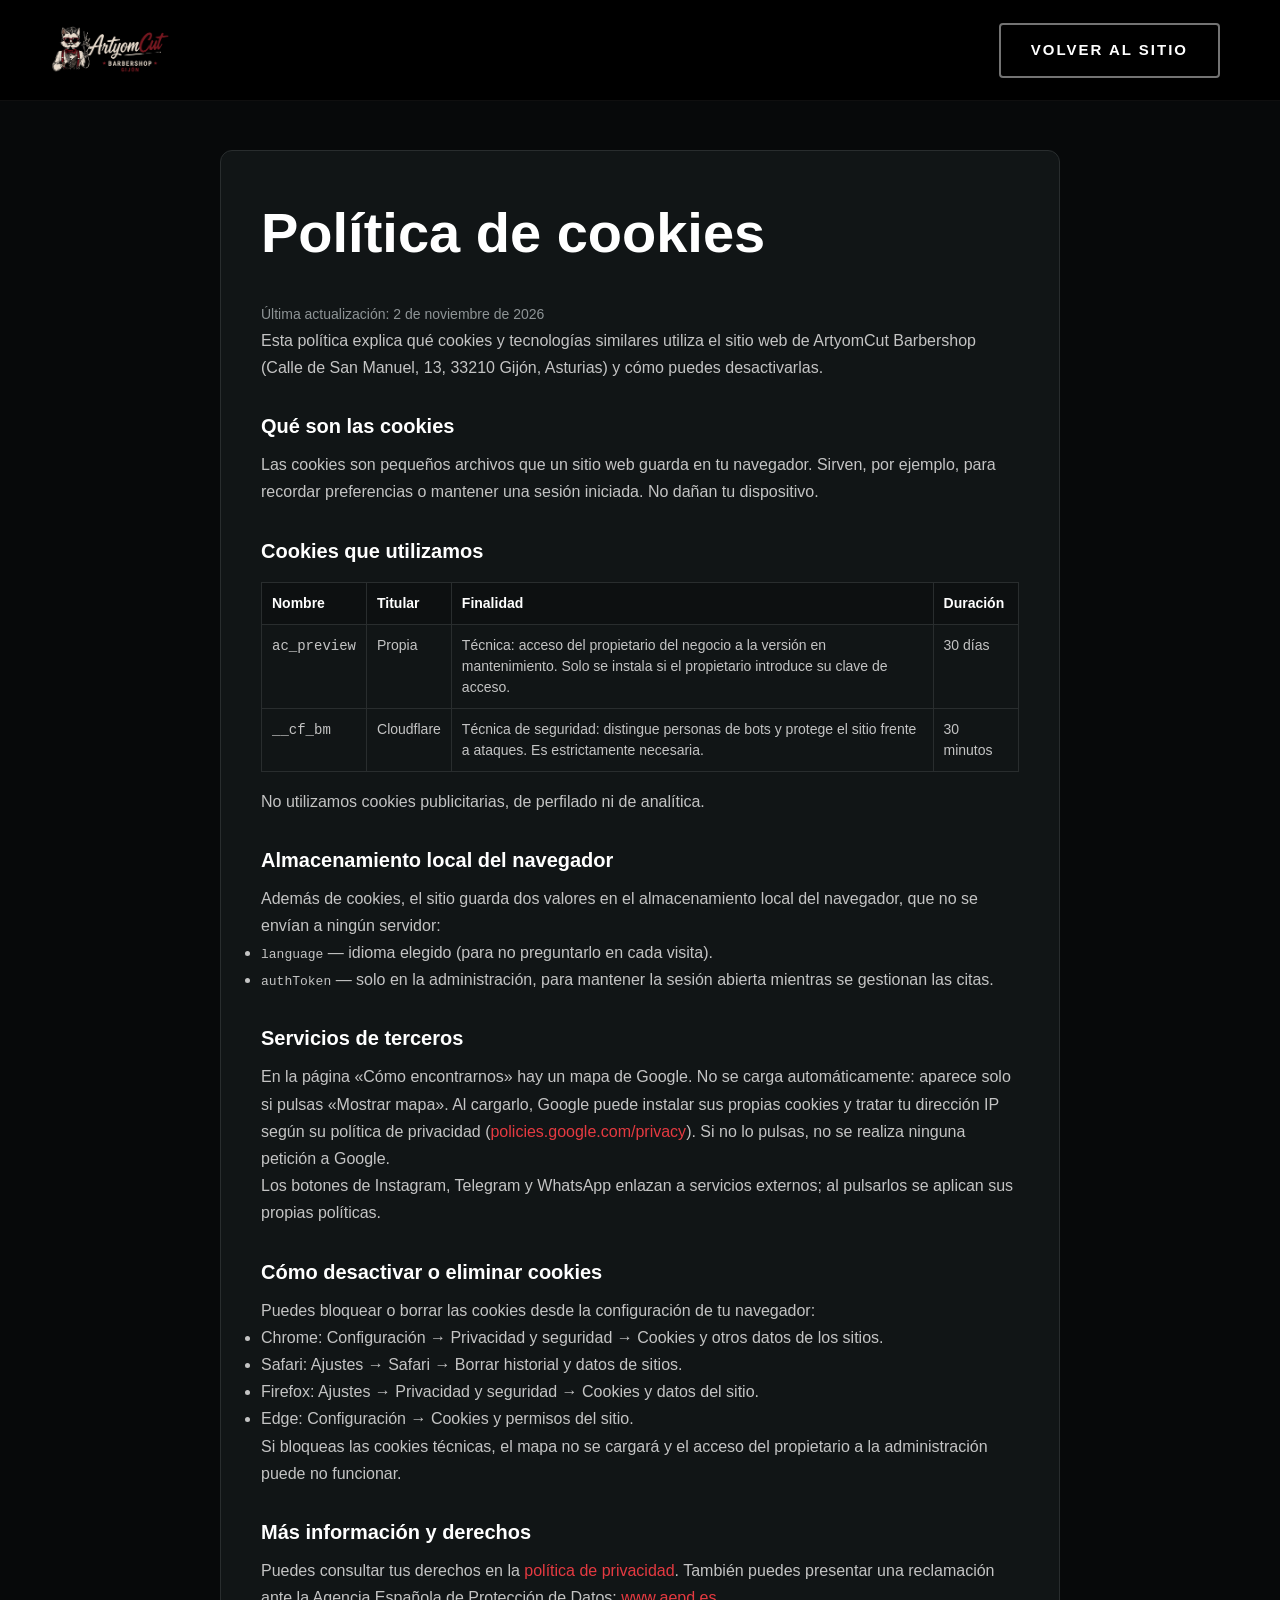
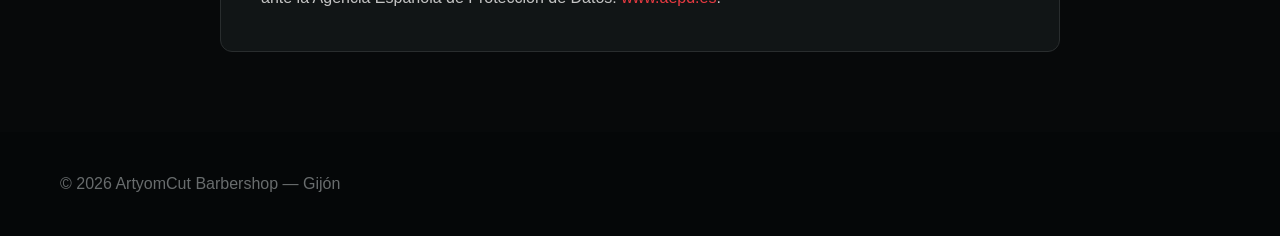
<file: cookies.html>
<!DOCTYPE html>
<html lang="es">
<head>
    <meta charset="UTF-8">
    <meta name="viewport" content="width=device-width, initial-scale=1.0">
    <title>Política de cookies — ArtyomCut Barbershop</title>
    <meta name="description" content="Política de cookies de ArtyomCut Barbershop en Gijón: qué cookies usamos y cómo desactivarlas.">
    <meta name="robots" content="index,follow">
    <link rel="canonical" href="https://artyomcut-barbershopgijon.es/cookies">
    <link rel="stylesheet" href="style.css">
    <style>
        .legal-page { padding: 150px 0 80px; }
        .legal-page .legal-card { max-width: 840px; margin: 0 auto; background: #111516; border: 1px solid #292d2e; border-radius: 12px; padding: 40px; }
        .legal-page h1 { color: #fff; font-size: clamp(32px, 6vw, 56px); margin-bottom: 28px; }
        .legal-page h2 { color: #fff; font-size: 20px; margin: 30px 0 10px; }
        .legal-page p, .legal-page li { color: #c4c4c4; line-height: 1.7; }
        .legal-page a { color: #e53a41; }
        .legal-page .updated { color: #8e9496; font-size: 14px; }
        .legal-page table { width: 100%; border-collapse: collapse; margin: 16px 0; font-size: 14px; }
        .legal-page th, .legal-page td { border: 1px solid #292d2e; padding: 10px; text-align: left; color: #c4c4c4; vertical-align: top; }
        .legal-page th { color: #fff; background: #0d1011; }
        @media (max-width: 600px) { .legal-page .legal-card { padding: 26px 20px; } }
    </style>
</head>
<body>
    <header class="header">
        <div class="container header-inner">
            <a href="/" class="logo"><img src="images/logo/logo.png" alt="ArtyomCut Barbershop" width="1753" height="897"></a>
            <a href="/" class="btn btn-outline">VOLVER AL SITIO</a>
        </div>
    </header>

    <main class="legal-page">
        <div class="container">
            <article class="legal-card">
                <h1>Política de cookies</h1>
                <p class="updated">Última actualización: 2 de noviembre de 2026</p>

                <p>Esta política explica qué cookies y tecnologías similares utiliza el sitio web de ArtyomCut Barbershop (Calle de San Manuel, 13, 33210 Gijón, Asturias) y cómo puedes desactivarlas.</p>

                <h2>Qué son las cookies</h2>
                <p>Las cookies son pequeños archivos que un sitio web guarda en tu navegador. Sirven, por ejemplo, para recordar preferencias o mantener una sesión iniciada. No dañan tu dispositivo.</p>

                <h2>Cookies que utilizamos</h2>
                <table>
                    <thead>
                        <tr><th>Nombre</th><th>Titular</th><th>Finalidad</th><th>Duración</th></tr>
                    </thead>
                    <tbody>
                        <tr>
                            <td><code>ac_preview</code></td>
                            <td>Propia</td>
                            <td>Técnica: acceso del propietario del negocio a la versión en mantenimiento. Solo se instala si el propietario introduce su clave de acceso.</td>
                            <td>30 días</td>
                        </tr>
                        <tr>
                            <td><code>__cf_bm</code></td>
                            <td>Cloudflare</td>
                            <td>Técnica de seguridad: distingue personas de bots y protege el sitio frente a ataques. Es estrictamente necesaria.</td>
                            <td>30 minutos</td>
                        </tr>
                    </tbody>
                </table>

                <p>No utilizamos cookies publicitarias, de perfilado ni de analítica.</p>

                <h2>Almacenamiento local del navegador</h2>
                <p>Además de cookies, el sitio guarda dos valores en el almacenamiento local del navegador, que no se envían a ningún servidor:</p>
                <ul>
                    <li><code>language</code> — idioma elegido (para no preguntarlo en cada visita).</li>
                    <li><code>authToken</code> — solo en la administración, para mantener la sesión abierta mientras se gestionan las citas.</li>
                </ul>

                <h2>Servicios de terceros</h2>
                <p>En la página «Cómo encontrarnos» hay un mapa de Google. No se carga automáticamente: aparece solo si pulsas «Mostrar mapa». Al cargarlo, Google puede instalar sus propias cookies y tratar tu dirección IP según su política de privacidad (<a href="https://policies.google.com/privacy" target="_blank" rel="noopener noreferrer">policies.google.com/privacy</a>). Si no lo pulsas, no se realiza ninguna petición a Google.</p>
                <p>Los botones de Instagram, Telegram y WhatsApp enlazan a servicios externos; al pulsarlos se aplican sus propias políticas.</p>

                <h2>Cómo desactivar o eliminar cookies</h2>
                <p>Puedes bloquear o borrar las cookies desde la configuración de tu navegador:</p>
                <ul>
                    <li>Chrome: Configuración → Privacidad y seguridad → Cookies y otros datos de los sitios.</li>
                    <li>Safari: Ajustes → Safari → Borrar historial y datos de sitios.</li>
                    <li>Firefox: Ajustes → Privacidad y seguridad → Cookies y datos del sitio.</li>
                    <li>Edge: Configuración → Cookies y permisos del sitio.</li>
                </ul>
                <p>Si bloqueas las cookies técnicas, el mapa no se cargará y el acceso del propietario a la administración puede no funcionar.</p>

                <h2>Más información y derechos</h2>
                <p>Puedes consultar tus derechos en la <a href="/privacy">política de privacidad</a>. También puedes presentar una reclamación ante la Agencia Española de Protección de Datos: <a href="https://www.aepd.es" target="_blank" rel="noopener noreferrer">www.aepd.es</a>.</p>
            </article>
        </div>
    </main>

    <footer class="footer"><div class="container"><p>© 2026 ArtyomCut Barbershop — Gijón</p></div></footer>
</body>
</html>
</file>
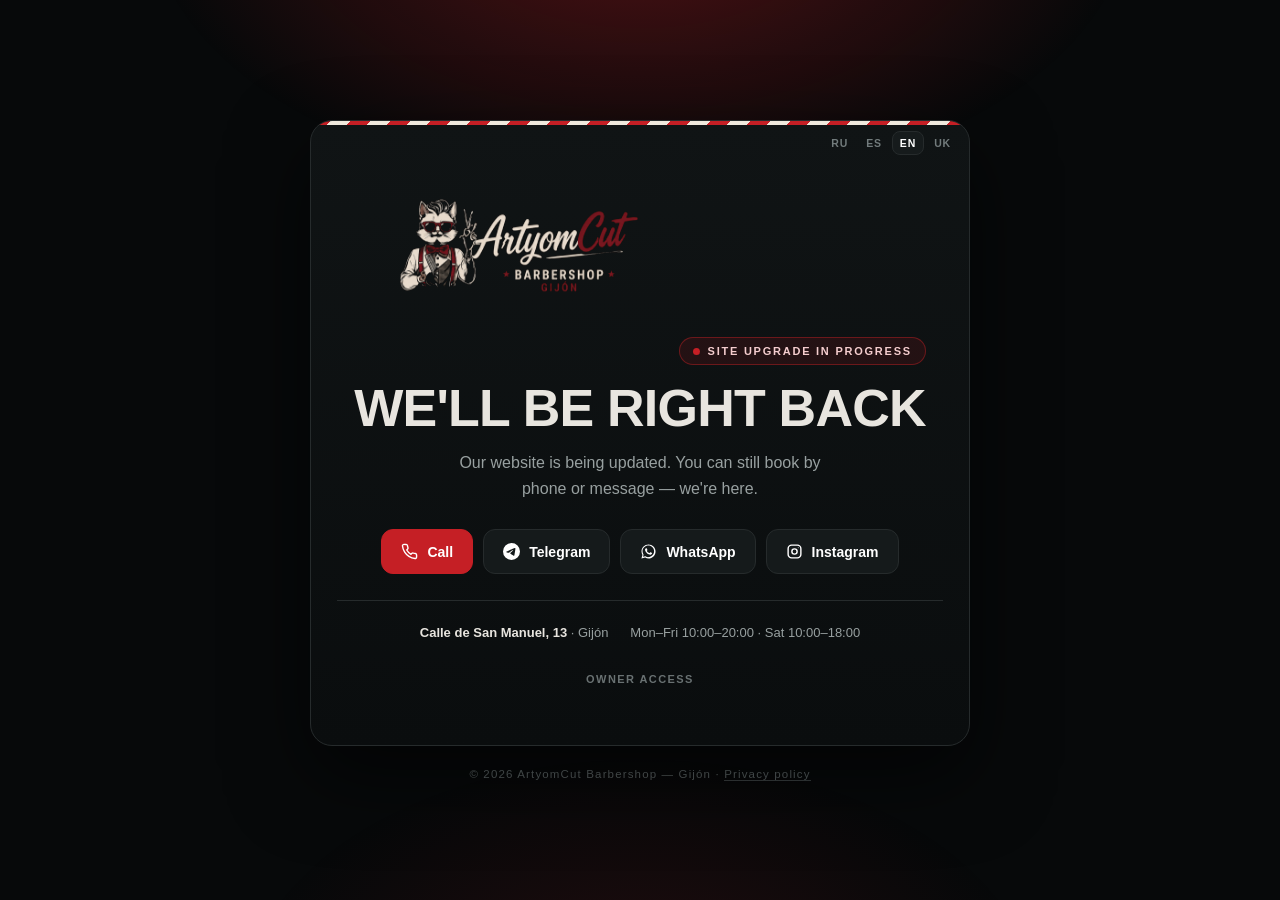
<file: gallery.html>
<!DOCTYPE html>
<html lang="es">
<head>
    <meta charset="UTF-8">
    <meta name="viewport" content="width=device-width, initial-scale=1.0">

    <!-- Режим «Идут работы»: заглушка для всех, кроме владельца.
         Выключается одной строкой в maintenance-gate.js (enabled: false). -->
    <script src="/maintenance-gate.js"></script>
    <title>Galería de trabajos — ArtyomCut | Barbería en Gijón</title>

    <link rel="manifest" href="/manifest.json">
    <meta name="theme-color" content="#c51f25">
    <link rel="apple-touch-icon" href="/images/logo/apple-touch-icon.png">

    <meta name="description" content="Galería de cortes y barbas de ArtyomCut Barbershop en Gijón. Fade, classic, beard.">
    <link rel="canonical" href="https://artyomcut-barbershopgijon.es/gallery">
    <meta property="og:title" content="Galería de trabajos — ArtyomCut Barbershop">
    <meta property="og:description" content="Cortes y barbas de ArtyomCut Barbershop en Gijón.">
    <meta property="og:type" content="website">
    <meta property="og:locale" content="es_ES">
    <meta property="og:url" content="https://artyomcut-barbershopgijon.es/gallery">
    <meta property="og:image" content="https://artyomcut-barbershopgijon.es/images/logo/logo1.jfif">

    <link rel="stylesheet" href="style.css">
</head>
<body>

    <!-- ШАПКА -->
    <header class="header">
        <div class="container header-inner">
            <a href="index.html" class="logo">
                <img src="images/logo/logo.png" alt="ArtyomCut Barbershop">
            </a>

            <!-- БУРГЕР-КНОПКА -->
            <button class="burger-btn" id="burgerBtn" type="button" onclick="toggleMobileMenu()" aria-label="Abrir menú" aria-controls="mobileNav" aria-expanded="false">
                <span></span>
                <span></span>
                <span></span>
            </button>

            <!-- НАВИГАЦИЯ -->
            <nav class="nav" id="mobileNav">
                <a href="index.html" data-i18n="nav_home">INICIO</a>
                <a href="index.html#services" data-i18n="nav_services">SERVICIOS</a>
                <a href="index.html#master" data-i18n="nav_master">MAESTRO</a>
                <a href="gallery.html" class="active" data-i18n="nav_gallery">GALERÍA</a>
                <a href="reviews.html" data-i18n="nav_reviews">RESEÑAS</a>
                <a href="index.html#music" data-i18n="nav_music">MÚSICA</a>
                <a href="index.html#booking" data-i18n="nav_booking">RESERVA</a>
                <a href="location.html" data-i18n="nav_contacts">CÓMO ENCONTRARNOS</a>

                <!-- Переключатель языка в бургере (мобильные) -->
                <div class="language-switcher mobile-only">
                    <select class="lang-select" onchange="applyLanguage(this.value)">
                        <option value="ru">RU</option>
                        <option value="uk">UA</option>
                        <option value="es">ES</option>
                        <option value="en">EN</option>
                    </select>
                </div>
            </nav>

            <div class="socials">
                <!-- Переключатель языка в шапке (десктоп) -->
                <div class="language-switcher desktop-only">
                    <select class="lang-select" onchange="applyLanguage(this.value)">
                        <option value="ru">RU</option>
                        <option value="uk">UA</option>
                        <option value="es">ES</option>
                        <option value="en">EN</option>
                    </select>
                </div>
                <a href="https://www.instagram.com/artembarbercat/" target="_blank" rel="noopener noreferrer" aria-label="Instagram" class="social-link">
                    <svg width="22" height="22" viewBox="0 0 24 24" fill="none" xmlns="http://www.w3.org/2000/svg">
                        <path d="M12 2.163c3.204 0 3.584.012 4.85.07 3.252.148 4.771 1.691 4.919 4.919.058 1.265.069 1.645.069 4.849 0 3.205-.012 3.584-.069 4.849-.149 3.225-1.664 4.771-4.919 4.919-1.266.058-1.644.07-4.85.07-3.204 0-3.584-.012-4.849-.07-3.26-.149-4.771-1.699-4.919-4.92-.058-1.265-.07-1.644-.07-4.849 0-3.204.013-3.583.07-4.849.149-3.227 1.664-4.771 4.919-4.919 1.266-.057 1.645-.069 4.849-.069zM12 0C8.741 0 8.333.014 7.053.072 2.695.272.273 2.69.073 7.052.014 8.333 0 8.741 0 12c0 3.259.014 3.668.072 4.948.2 4.358 2.618 6.78 6.98 6.98C8.333 23.986 8.741 24 12 24c3.259 0 3.668-.014 4.948-.072 4.354-.2 6.782-2.618 6.979-6.98.059-1.28.073-1.689.073-4.948 0-3.259-.014-3.667-.072-4.947-.196-4.354-2.617-6.78-6.979-6.98C15.668.014 15.259 0 12 0zm0 5.838a6.162 6.162 0 100 12.324 6.162 6.162 0 000-12.324zM12 16a4 4 0 110-8 4 4 0 010 8zm6.406-11.845a1.44 1.44 0 100 2.881 1.44 1.44 0 000-2.881z" fill="currentColor"/>
                    </svg>
                </a>
                <a href="https://t.me/artyomcut" target="_blank" rel="noopener noreferrer" aria-label="Telegram" class="social-link">
                    <svg width="22" height="22" viewBox="0 0 24 24" fill="none" xmlns="http://www.w3.org/2000/svg">
                        <path d="M11.944 0A12 12 0 000 12a12 12 0 0012 12 12 12 0 0012-12A12 12 0 0012 0a12 12 0 00-.056 0zm4.962 7.224c.1-.002.321.023.465.14a.506.506 0 01.171.325c.016.093.036.306.02.472-.18 1.898-.962 6.502-1.36 8.627-.168.9-.499 1.201-.82 1.23-.696.065-1.225-.46-1.9-.902-1.056-.693-1.653-1.124-2.678-1.8-1.185-.78-.417-1.21.258-1.91.177-.184 3.247-2.977 3.307-3.23.007-.032.014-.15-.056-.212s-.174-.041-.249-.024c-.106.024-1.793 1.14-5.061 3.345-.48.33-.913.49-1.302.48-.428-.008-1.252-.241-1.865-.44-.752-.245-1.349-.374-1.297-.789.027-.216.325-.437.893-.663 3.498-1.524 5.83-2.529 6.998-3.014 3.332-1.386 4.025-1.627 4.476-1.635z" fill="currentColor"/>
                    </svg>
                </a>

                <a href="https://wa.me/34602692534" target="_blank" rel="noopener noreferrer" aria-label="WhatsApp" class="social-link">
                    <svg viewBox="0 0 24 24" fill="currentColor" aria-hidden="true"><path d="M12.04 2C6.58 2 2.13 6.45 2.13 11.91c0 1.75.46 3.45 1.32 4.95L2 22l5.25-1.38a9.9 9.9 0 0 0 4.79 1.22c5.46 0 9.91-4.45 9.91-9.91S17.5 2 12.04 2zm0 18.02c-1.55 0-3.06-.42-4.38-1.2l-.31-.18-3.12.82.83-3.04-.2-.32a8.1 8.1 0 0 1-1.25-4.34c0-4.49 3.65-8.14 8.14-8.14 4.49 0 8.14 3.65 8.14 8.14 0 4.49-3.65 8.14-8.14 8.14zm4.47-6.1c-.24-.12-1.45-.71-1.67-.79-.22-.08-.39-.12-.55.12-.16.24-.63.79-.77.95-.14.16-.28.18-.52.06-.24-.12-1.03-.38-1.96-1.21-.72-.65-1.21-1.45-1.35-1.69-.14-.24-.02-.37.11-.49.11-.11.24-.28.36-.42.12-.14.16-.24.24-.4.08-.16.04-.3-.02-.42-.06-.12-.55-1.33-.76-1.82-.2-.48-.4-.41-.55-.42h-.47c-.16 0-.42.06-.64.3-.22.24-.84.82-.84 2.01 0 1.19.87 2.34.99 2.5.12.16 1.71 2.6 4.13 3.65.58.25 1.03.4 1.38.51.58.18 1.11.16 1.53.09.47-.07 1.45-.59 1.65-1.17.2-.58.2-1.07.14-1.17-.06-.1-.22-.16-.46-.28z"/></svg>
                </a>
            </div>
        </div>
    </header>

    <!-- ГАЛЕРЕЯ -->
    <section class="gallery-page">
        <div class="container">
            <div class="gallery-page-heading">
                <h1><span data-i18n="gallery_heading_1">GALERÍA</span> <span data-i18n="gallery_heading_2">DE TRABAJOS</span></h1>
                <div class="section-line"></div>
            </div>

            <div class="gallery-filters">
                <button class="filter-btn active" data-filter="all" data-i18n="gallery_filters_all">TODOS</button>
                <button class="filter-btn" data-filter="fade" data-i18n="gallery_filters_fade">FADE</button>
                <button class="filter-btn" data-filter="classic" data-i18n="gallery_filters_classic">CLÁSICO</button>
                <button class="filter-btn" data-filter="beard" data-i18n="gallery_filters_beard">BARBA</button>
            </div>

            <div class="gallery-page-grid" id="galleryGrid"></div>
        </div>
    </section>

    <footer class="footer">
        <div class="container">
            <p data-i18n="footer_copyright">© 2026 ArtyomCut Barbershop — Gijón</p>
            <p data-i18n="footer_slogan">ROCK &amp; CUTS SINCE 2021</p>
            <p><a href="/privacy" data-i18n="footer_privacy">POLÍTICA DE PRIVACIDAD</a> · <a href="/cookies" data-i18n="footer_cookies">COOKIES</a></p>
            <p class="footer-note" data-i18n="footer_tax_note">Precios con IVA incluido</p>
        </div>
    </footer>

    <script src="gallery.js"></script>
    <script>
        function toggleMobileMenu() {
            const nav = document.getElementById('mobileNav');
            if (nav) {
                nav.classList.toggle('open');
                document.body.style.overflow = nav.classList.contains('open') ? 'hidden' : '';
            }
        }
        document.addEventListener('click', function(e) {
            const nav = document.getElementById('mobileNav');
            const burger = document.getElementById('burgerBtn');
            if (nav && nav.classList.contains('open') && !nav.contains(e.target) && !burger.contains(e.target)) {
                nav.classList.remove('open');
                document.body.style.overflow = '';
            }
        });
    </script>
    <script src="translations.js"></script>
    <script src="i18n.js"></script>
</body>
</html>
</file>
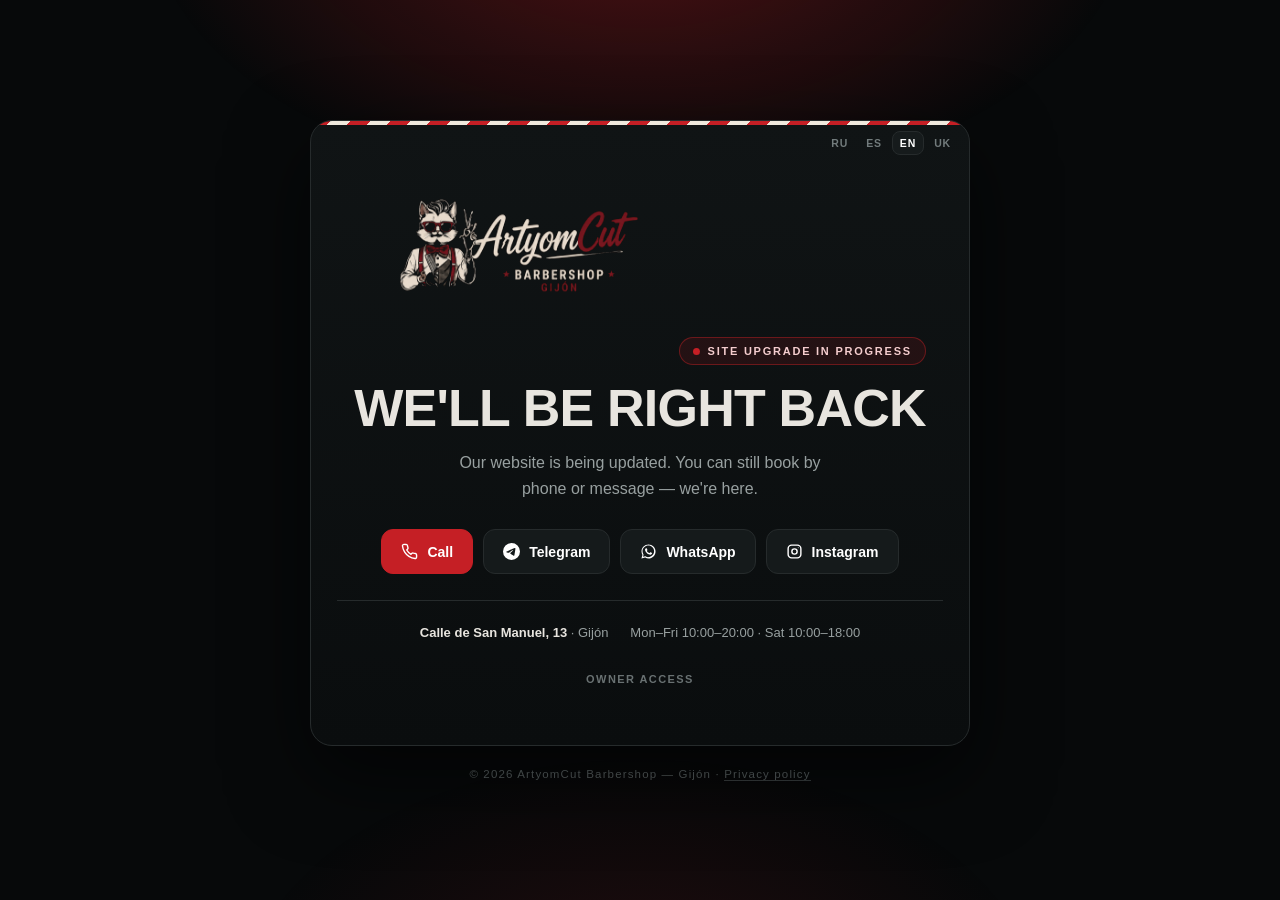
<file: location.html>
<!DOCTYPE html>
<html lang="es">
<head>
    <meta charset="UTF-8">
    <meta name="viewport" content="width=device-width, initial-scale=1.0">

    <!-- Режим «Идут работы»: заглушка для всех, кроме владельца.
         Выключается одной строкой в maintenance-gate.js (enabled: false). -->
    <script src="/maintenance-gate.js"></script>
    <title>Cómo encontrarnos — ArtyomCut | Gijón</title>

    <link rel="manifest" href="/manifest.json">
    <meta name="theme-color" content="#c51f25">
    <link rel="apple-touch-icon" href="/images/logo/apple-touch-icon.png">

    <meta name="description" content="Dirección, horarios y contactos de ArtyomCut Barbershop en Gijón. Calle de San Manuel, 13.">
    <link rel="canonical" href="https://artyomcut-barbershopgijon.es/location">
    <meta property="og:title" content="Cómo encontrarnos — ArtyomCut">
    <meta property="og:description" content="Dirección, horarios y contactos en Gijón.">
    <meta property="og:type" content="website">
    <meta property="og:locale" content="es_ES">
    <meta property="og:url" content="https://artyomcut-barbershopgijon.es/location">
    <meta property="og:image" content="https://artyomcut-barbershopgijon.es/images/logo/logo1.jfif">

    <link rel="stylesheet" href="style.css">

    <style>
        body {
            background: #07090a;
            color: #e8e5df;
            font-family: 'Manrope', Arial, sans-serif;
            line-height: 1.5;
        }

        .wrap {
            max-width: 1400px;
            margin: 0 auto;
            padding: 120px 20px 60px;
        }

        .eyebrow {
            display: flex;
            align-items: center;
            gap: 10px;
            margin-bottom: 12px;
        }
        .eyebrow span {
            text-transform: uppercase;
            letter-spacing: 0.2em;
            font-size: 12px;
            font-weight: 800;
            color: #c51f25;
        }
        h1 {
            font-size: clamp(36px, 6vw, 54px);
            font-weight: 900;
            font-style: italic;
            text-transform: uppercase;
            margin-bottom: 10px;
        }

        .grid {
            display: grid;
            grid-template-columns: 1.5fr 1fr;
            gap: 25px;
            align-items: stretch;
        }

        .map-card {
            background: #111516;
            border: 1px solid #292d2e;
            border-radius: 15px;
            overflow: hidden;
            box-shadow: 0 20px 50px -20px rgba(0,0,0,0.7);
            display: flex;
            flex-direction: column;
        }
        .map-frame {
            position: relative;
            flex: 1;
            min-height: 320px;
        }
        .map-frame iframe {
            width: 100%;
            height: 100%;
            border: 0;
            filter: grayscale(0.6) contrast(1.1) brightness(0.85);
        }
        .map-toolbar {
            position: absolute;
            top: 15px;
            left: 15px;
            z-index: 2;
        }
        .map-toolbar a {
            display: inline-flex;
            align-items: center;
            gap: 6px;
            background: rgba(12,11,13,0.8);
            backdrop-filter: blur(6px);
            border: 1px solid #343839;
            color: #fff;
            padding: 8px 14px;
            border-radius: 30px;
            font-size: 12.5px;
            font-weight: 600;
            transition: all 0.3s;
        }
        .map-toolbar a:hover {
            background: #c51f25;
            border-color: #c51f25;
        }
        .route-btn {
            display: flex;
            align-items: center;
            justify-content: center;
            gap: 10px;
            padding: 18px 20px;
            margin: 15px;
            border-radius: 10px;
            background: #c51f25;
            color: #fff;
            font-weight: 800;
            letter-spacing: 1px;
            text-transform: uppercase;
            font-size: 14px;
            transition: background 0.2s;
        }
        .route-btn:hover {
            background: #e0262d;
        }
        .route-btn svg {
            width: 17px;
            height: 17px;
            fill: none;
            stroke: currentColor;
            stroke-width: 2;
        }

        .info-card {
            background: #111516;
            border: 1px solid #292d2e;
            border-radius: 15px;
            padding: 25px;
            display: flex;
            flex-direction: column;
            gap: 20px;
        }
        .row {
            display: flex;
            align-items: center;
            gap: 15px;
            padding-bottom: 20px;
            border-bottom: 1px solid #292d2e;
        }
        .row:last-child {
            border-bottom: none;
            padding-bottom: 0;
        }
        .icon-badge {
            width: 44px;
            height: 44px;
            border-radius: 10px;
            background: rgba(197,31,37,0.12);
            border: 1px solid rgba(197,31,37,0.3);
            display: flex;
            align-items: center;
            justify-content: center;
            flex-shrink: 0;
        }
        .icon-badge svg {
            width: 20px;
            height: 20px;
            stroke: #c51f25;
            fill: none;
            stroke-width: 1.8;
        }
        .row-text {
            flex: 1;
        }
        .row-label {
            text-transform: uppercase;
            letter-spacing: 0.15em;
            font-size: 10px;
            font-weight: 800;
            color: #c51f25;
            margin-bottom: 3px;
        }
        .row-value {
            font-size: 17px;
            font-weight: 700;
            color: #fff;
        }
        .row-value.small {
            font-size: 13px;
            color: #aaa6a0;
        }

        .hours {
            margin-top: auto;
            background: #0d1011;
            border-radius: 10px;
            padding: 18px 20px;
        }
        .hours-title {
            font-size: 12px;
            font-weight: 800;
            letter-spacing: 0.15em;
            text-transform: uppercase;
            color: #c51f25;
            margin-bottom: 12px;
        }
        .hour-row {
            display: flex;
            justify-content: space-between;
            padding: 6px 0;
            font-size: 14px;
            color: #aaa6a0;
            border-bottom: 1px dashed #292d2e;
        }
        .hour-row:last-child {
            border-bottom: none;
        }
        .hour-row.today {
            color: #fff;
            font-weight: 700;
        }

        .today-suffix {
            color: #c51f25;
            font-weight: 700;
            margin-left: 4px;
        }

        .footer {
            background: #050708;
            padding: 30px 20px;
            text-align: center;
            color: #686c6d;
            font-size: 14px;
        }

        @media (max-width: 820px) {
            .wrap {
                max-width: 100%;
                padding: 100px 15px 40px;
            }
            .grid {
                grid-template-columns: 1fr;
            }
            .map-frame {
                min-height: 250px;
            }
        }
    </style>
</head>
<body>

    <!-- ШАПКА -->
    <header class="header">
        <div class="container header-inner">
            <a href="index.html" class="logo">
                <img src="images/logo/logo.png" alt="ArtyomCut Barbershop">
            </a>

            <button class="burger-btn" id="burgerBtn" type="button" onclick="toggleMobileMenu()" aria-label="Abrir menú" aria-controls="mobileNav" aria-expanded="false">
                <span></span><span></span><span></span>
            </button>

            <nav class="nav" id="mobileNav">
                <a href="index.html" data-i18n="nav_home">INICIO</a>
                <a href="index.html#services" data-i18n="nav_services">SERVICIOS</a>
                <a href="index.html#master" data-i18n="nav_master">MAESTRO</a>
                <a href="gallery.html" data-i18n="nav_gallery">GALERÍA</a>
                <a href="reviews.html" data-i18n="nav_reviews">RESEÑAS</a>
                <a href="index.html#music" data-i18n="nav_music">MÚSICA</a>
                <a href="index.html#booking" data-i18n="nav_booking">RESERVA</a>
                <a href="location.html" class="active" data-i18n="nav_contacts">CÓMO ENCONTRARNOS</a>

                <!-- Переключатель языка в бургере (mobile) -->
                <div class="language-switcher mobile-only">
                    <select class="lang-select" onchange="applyLanguage(this.value); loadScheduleAndRender();">
                        <option value="ru">RU</option>
                        <option value="uk">UA</option>
                        <option value="es">ES</option>
                        <option value="en">EN</option>
                    </select>
                </div>
            </nav>

            <div class="socials">
                <!-- Переключатель языка в шапке (desktop) -->
                <div class="language-switcher desktop-only">
                    <select class="lang-select" onchange="applyLanguage(this.value); loadScheduleAndRender();">
                        <option value="ru">RU</option>
                        <option value="uk">UA</option>
                        <option value="es">ES</option>
                        <option value="en">EN</option>
                    </select>
                </div>
                <a href="https://www.instagram.com/artembarbercat/" target="_blank" rel="noopener noreferrer" aria-label="Instagram" class="social-link">
                    <svg width="22" height="22" viewBox="0 0 24 24" fill="none" xmlns="http://www.w3.org/2000/svg">
                        <path d="M12 2.163c3.204 0 3.584.012 4.85.07 3.252.148 4.771 1.691 4.919 4.919.058 1.265.069 1.645.069 4.849 0 3.205-.012 3.584-.069 4.849-.149 3.225-1.664 4.771-4.919 4.919-1.266.058-1.644.07-4.85.07-3.204 0-3.584-.012-4.849-.07-3.26-.149-4.771-1.699-4.919-4.92-.058-1.265-.07-1.644-.07-4.849 0-3.204.013-3.583.07-4.849.149-3.227 1.664-4.771 4.919-4.919 1.266-.057 1.645-.069 4.849-.069zM12 0C8.741 0 8.333.014 7.053.072 2.695.272.273 2.69.073 7.052.014 8.333 0 8.741 0 12c0 3.259.014 3.668.072 4.948.2 4.358 2.618 6.78 6.98 6.98C8.333 23.986 8.741 24 12 24c3.259 0 3.668-.014 4.948-.072 4.354-.2 6.782-2.618 6.979-6.98.059-1.28.073-1.689.073-4.948 0-3.259-.014-3.667-.072-4.947-.196-4.354-2.617-6.78-6.979-6.98C15.668.014 15.259 0 12 0zm0 5.838a6.162 6.162 0 100 12.324 6.162 6.162 0 000-12.324zM12 16a4 4 0 110-8 4 4 0 010 8zm6.406-11.845a1.44 1.44 0 100 2.881 1.44 1.44 0 000-2.881z" fill="currentColor"/>
                    </svg>
                </a>
                <a href="https://t.me/artyomcut" target="_blank" rel="noopener noreferrer" aria-label="Telegram" class="social-link">
                    <svg width="22" height="22" viewBox="0 0 24 24" fill="none" xmlns="http://www.w3.org/2000/svg">
                        <path d="M11.944 0A12 12 0 000 12a12 12 0 0012 12 12 12 0 0012-12A12 12 0 0012 0a12 12 0 00-.056 0zm4.962 7.224c.1-.002.321.023.465.14a.506.506 0 01.171.325c.016.093.036.306.02.472-.18 1.898-.962 6.502-1.36 8.627-.168.9-.499 1.201-.82 1.23-.696.065-1.225-.46-1.9-.902-1.056-.693-1.653-1.124-2.678-1.8-1.185-.78-.417-1.21.258-1.91.177-.184 3.247-2.977 3.307-3.23.007-.032.014-.15-.056-.212s-.174-.041-.249-.024c-.106.024-1.793 1.14-5.061 3.345-.48.33-.913.49-1.302.48-.428-.008-1.252-.241-1.865-.44-.752-.245-1.349-.374-1.297-.789.027-.216.325-.437.893-.663 3.498-1.524 5.83-2.529 6.998-3.014 3.332-1.386 4.025-1.627 4.476-1.635z" fill="currentColor"/>
                    </svg>
                </a>

                <a href="https://wa.me/34602692534" target="_blank" rel="noopener noreferrer" aria-label="WhatsApp" class="social-link">
                    <svg viewBox="0 0 24 24" fill="currentColor" aria-hidden="true"><path d="M12.04 2C6.58 2 2.13 6.45 2.13 11.91c0 1.75.46 3.45 1.32 4.95L2 22l5.25-1.38a9.9 9.9 0 0 0 4.79 1.22c5.46 0 9.91-4.45 9.91-9.91S17.5 2 12.04 2zm0 18.02c-1.55 0-3.06-.42-4.38-1.2l-.31-.18-3.12.82.83-3.04-.2-.32a8.1 8.1 0 0 1-1.25-4.34c0-4.49 3.65-8.14 8.14-8.14 4.49 0 8.14 3.65 8.14 8.14 0 4.49-3.65 8.14-8.14 8.14zm4.47-6.1c-.24-.12-1.45-.71-1.67-.79-.22-.08-.39-.12-.55.12-.16.24-.63.79-.77.95-.14.16-.28.18-.52.06-.24-.12-1.03-.38-1.96-1.21-.72-.65-1.21-1.45-1.35-1.69-.14-.24-.02-.37.11-.49.11-.11.24-.28.36-.42.12-.14.16-.24.24-.4.08-.16.04-.3-.02-.42-.06-.12-.55-1.33-.76-1.82-.2-.48-.4-.41-.55-.42h-.47c-.16 0-.42.06-.64.3-.22.24-.84.82-.84 2.01 0 1.19.87 2.34.99 2.5.12.16 1.71 2.6 4.13 3.65.58.25 1.03.4 1.38.51.58.18 1.11.16 1.53.09.47-.07 1.45-.59 1.65-1.17.2-.58.2-1.07.14-1.17-.06-.1-.22-.16-.46-.28z"/></svg>
                </a>
            </div>
        </div>
    </header>

    <!-- ОСНОВНОЙ КОНТЕНТ -->
    <div class="wrap">
        <div class="eyebrow"><span data-i18n="location_eyebrow">Ubicación</span></div>
        <h1 data-i18n="location_heading">Cómo encontrarnos</h1>

        <div class="grid">
            <div class="map-card">
                <div class="map-frame">
                    <div class="map-consent" id="mapConsent">
                        <p>El mapa se carga desde Google. Si lo muestras, Google puede tratar tu dirección IP y cookies según su propia política.</p>
                        <button type="button" class="route-btn" id="loadMapBtn">MOSTRAR MAPA</button>
                        <a class="map-consent-link" href="https://www.google.com/maps/search/?api=1&query=Calle+de+San+Manuel+13+Gij%C3%B3n" target="_blank" rel="noopener">Abrir en Google Maps</a>
                    </div>
                    <div class="map-toolbar">
                        <a href="https://www.google.com/maps/search/?api=1&query=Calle+de+San+Manuel+13+Gij%C3%B3n" target="_blank" rel="noopener" data-i18n="location_open_in_maps">
                            Открыть в картах
                            <svg width="12" height="12" viewBox="0 0 24 24" fill="none" stroke="currentColor" stroke-width="2"><path d="M7 17L17 7M17 7H7M17 7V17"/></svg>
                        </a>
                    </div>
                </div>
                <a class="route-btn" href="https://www.google.com/maps/dir/?api=1&destination=Calle+de+San+Manuel+13+Gij%C3%B3n" target="_blank" rel="noopener" data-i18n="location_route">
                    <svg viewBox="0 0 24 24" fill="none" stroke="currentColor" stroke-width="2"><path d="M3 11l19-9-9 19-2-8-8-2z"/></svg>
                    Построить маршрут
                </a>
            </div>

            <div class="info-card">
                <a class="row" href="https://www.google.com/maps/search/?api=1&query=Calle+de+San+Manuel+13+Gij%C3%B3n" target="_blank" rel="noopener">
                    <div class="icon-badge">
                        <svg viewBox="0 0 24 24"><path d="M12 21s-7-6.2-7-11a7 7 0 0 1 14 0c0 4.8-7 11-7 11z"/><circle cx="12" cy="10" r="2.5"/></svg>
                    </div>
                    <div class="row-text">
                        <div class="row-label" data-i18n="location_address_label">Dirección</div>
                        <div class="row-value">Calle de San Manuel, 13</div>
                        <div class="row-value small">Centro, 33210 Gijón</div>
                    </div>
                </a>
                <a class="row" href="tel:+34602692534">
                    <div class="icon-badge">
                        <svg viewBox="0 0 24 24"><path d="M22 16.9v3a2 2 0 0 1-2.2 2 19.8 19.8 0 0 1-8.6-3.1 19.5 19.5 0 0 1-6-6A19.8 19.8 0 0 1 2.1 4.2 2 2 0 0 1 4.1 2h3a2 2 0 0 1 2 1.7c.1.9.4 1.9.7 2.7a2 2 0 0 1-.4 2.1L8.1 9.9a16 16 0 0 0 6 6l1.4-1.3a2 2 0 0 1 2.1-.4c.9.3 1.8.6 2.7.7a2 2 0 0 1 1.7 2z"/></svg>
                    </div>
                    <div class="row-text">
                        <div class="row-label" data-i18n="location_phone_label">Teléfono</div>
                        <div class="row-value">+34 602 692 534</div>
                    </div>
                </a>
                <a class="row" href="https://t.me/artyomcut" target="_blank" rel="noopener">
                    <div class="icon-badge">
                        <svg viewBox="0 0 24 24"><path d="M22 3L2 11l6 2m14-10l-4 18-8-6m12-12L8 13m0 0l-1 6"/></svg>
                    </div>
                    <div class="row-text">
                        <div class="row-label" data-i18n="location_telegram_label">Telegram</div>
                        <div class="row-value">@artyomcut</div>
                    </div>
                </a>
                <a class="row" href="https://wa.me/34602692534" target="_blank" rel="noopener noreferrer">
                    <div class="icon-badge">
                        <svg viewBox="0 0 24 24" fill="currentColor" aria-hidden="true"><path d="M12.04 2C6.58 2 2.13 6.45 2.13 11.91c0 1.75.46 3.45 1.32 4.95L2 22l5.25-1.38a9.9 9.9 0 0 0 4.79 1.22c5.46 0 9.91-4.45 9.91-9.91S17.5 2 12.04 2zm0 18.02c-1.55 0-3.06-.42-4.38-1.2l-.31-.18-3.12.82.83-3.04-.2-.32a8.1 8.1 0 0 1-1.25-4.34c0-4.49 3.65-8.14 8.14-8.14 4.49 0 8.14 3.65 8.14 8.14 0 4.49-3.65 8.14-8.14 8.14zm4.47-6.1c-.24-.12-1.45-.71-1.67-.79-.22-.08-.39-.12-.55.12-.16.24-.63.79-.77.95-.14.16-.28.18-.52.06-.24-.12-1.03-.38-1.96-1.21-.72-.65-1.21-1.45-1.35-1.69-.14-.24-.02-.37.11-.49.11-.11.24-.28.36-.42.12-.14.16-.24.24-.4.08-.16.04-.3-.02-.42-.06-.12-.55-1.33-.76-1.82-.2-.48-.4-.41-.55-.42h-.47c-.16 0-.42.06-.64.3-.22.24-.84.82-.84 2.01 0 1.19.87 2.34.99 2.5.12.16 1.71 2.6 4.13 3.65.58.25 1.03.4 1.38.51.58.18 1.11.16 1.53.09.47-.07 1.45-.59 1.65-1.17.2-.58.2-1.07.14-1.17-.06-.1-.22-.16-.46-.28z"/></svg>
                    </div>
                    <div class="row-text">
                        <div class="row-label" data-i18n="location_whatsapp_label">WhatsApp</div>
                        <div class="row-value">+34 602 692 534</div>
                    </div>
                </a>
                <a class="row" href="https://instagram.com/artembarbercat" target="_blank" rel="noopener">
                    <div class="icon-badge">
                        <svg viewBox="0 0 24 24"><rect x="3" y="3" width="18" height="18" rx="5"/><circle cx="12" cy="12" r="3.5"/><circle cx="17.2" cy="6.8" r="0.6" fill="currentColor" stroke="none"/></svg>
                    </div>
                    <div class="row-text">
                        <div class="row-label" data-i18n="location_instagram_label">Instagram</div>
                        <div class="row-value">@artembarbercat</div>
                    </div>
                </a>
                <div class="hours">
                    <div class="hours-title" data-i18n="hours_title">Horario (próximos 7 días)</div>
                </div>
            </div>
        </div>
    </div>

    <footer class="footer">
        <p data-i18n="footer_copyright">© 2026 ArtyomCut Barbershop — Gijón</p>
            <p data-i18n="footer_slogan">ROCK &amp; CUTS SINCE 2021</p>
            <p><a href="/privacy" data-i18n="footer_privacy">POLÍTICA DE PRIVACIDAD</a> · <a href="/cookies" data-i18n="footer_cookies">COOKIES</a></p>
            <p class="footer-note" data-i18n="footer_tax_note">Precios con IVA incluido</p>
    </footer>

    <script>
        function toggleMobileMenu() {
            const nav = document.getElementById('mobileNav');
            nav.classList.toggle('open');
            document.body.style.overflow = nav.classList.contains('open') ? 'hidden' : '';
        }
        document.addEventListener('click', function(e) {
            const nav = document.getElementById('mobileNav');
            const burger = document.getElementById('burgerBtn');
            if (nav.classList.contains('open') && !nav.contains(e.target) && !burger.contains(e.target)) {
                nav.classList.remove('open');
                document.body.style.overflow = '';
            }
        });

        const API_BASE = 'https://artyomcut-api.vasia-pupkin1003.workers.dev';

        async function loadScheduleAndRender() {
            try {
                const res = await fetch(`${API_BASE}/api/schedule?t=${Date.now()}`);
                const data = await res.json();
                const hoursContainer = document.querySelector('.hours');
                if (!hoursContainer || !data.timeSettings) return;

                const dayKeys = ['sunday', 'monday', 'tuesday', 'wednesday', 'thursday', 'friday', 'saturday'];
                const dayNamesKeys = ['hours_day_sunday', 'hours_day_monday', 'hours_day_tuesday', 'hours_day_wednesday', 'hours_day_thursday', 'hours_day_friday', 'hours_day_saturday'];
                const today = new Date();
                const lang = currentLanguage || 'ru';

                let html = `<div class="hours-title">${translations[lang]['hours_title']}</div>`;

                for (let i = 0; i < 7; i++) {
                    const date = new Date(today);
                    date.setDate(today.getDate() + i);
                    const dateString = date.toISOString().slice(0, 10);
                    const dayKey = dayKeys[date.getDay()];
                    const isToday = i === 0;
                    const isBlocked = data.blockedDays?.includes(dateString);

                    let timeStr;
                    if (isBlocked) {
                        timeStr = translations[lang]['hours_off'];
                    } else if (data.specialDates && data.specialDates[dateString]) {
                        const special = data.specialDates[dateString];
                        if (special.start && special.end) {
                            timeStr = `${special.start} – ${special.end}`;
                        } else {
                            timeStr = translations[lang]['hours_off'];
                        }
                    } else {
                        const day = data.timeSettings[dayKey];
                        if (day && day.start && day.end) {
                            timeStr = `${day.start} – ${day.end}`;
                        } else {
                            timeStr = translations[lang]['hours_off'];
                        }
                    }

                    const dayName = translations[lang][dayNamesKeys[date.getDay()]];
                    const dateLabel = `${dayName}, ${date.getDate()} ${date.toLocaleString(lang === 'uk' ? 'uk-UA' : lang === 'es' ? 'es-ES' : lang === 'en' ? 'en-GB' : 'ru-RU', { month: 'short' })}`;

                    const todaySuffix = isToday ? `<span class="today-suffix">${translations[lang]['hours_today_suffix']}</span>` : '';

                    html += `<div class="hour-row ${isToday ? 'today' : ''}"><span class="day">${dateLabel}${todaySuffix}</span><span>${timeStr}</span></div>`;
                }

                hoursContainer.innerHTML = html;
            } catch (e) {
                console.error(e);
            }
        }

        document.addEventListener('DOMContentLoaded', loadScheduleAndRender);
    </script>
    <script src="translations.js"></script>
    <script src="i18n.js"></script>
<script>
    (function () {
        var button = document.getElementById('loadMapBtn');
        var consent = document.getElementById('mapConsent');
        if (!button || !consent) return;
        button.addEventListener('click', function () {
            var frame = document.createElement('iframe');
            frame.src = 'https://www.google.com/maps?q=Calle+de+San+Manuel+13+Gij%C3%B3n+Asturias&output=embed';
            frame.loading = 'lazy';
            frame.referrerPolicy = 'no-referrer-when-downgrade';
            frame.title = 'Mapa de ArtyomCut Barbershop';
            consent.parentNode.replaceChild(frame, consent);
        });
    })();
</script>
</body>
</html>
</file>
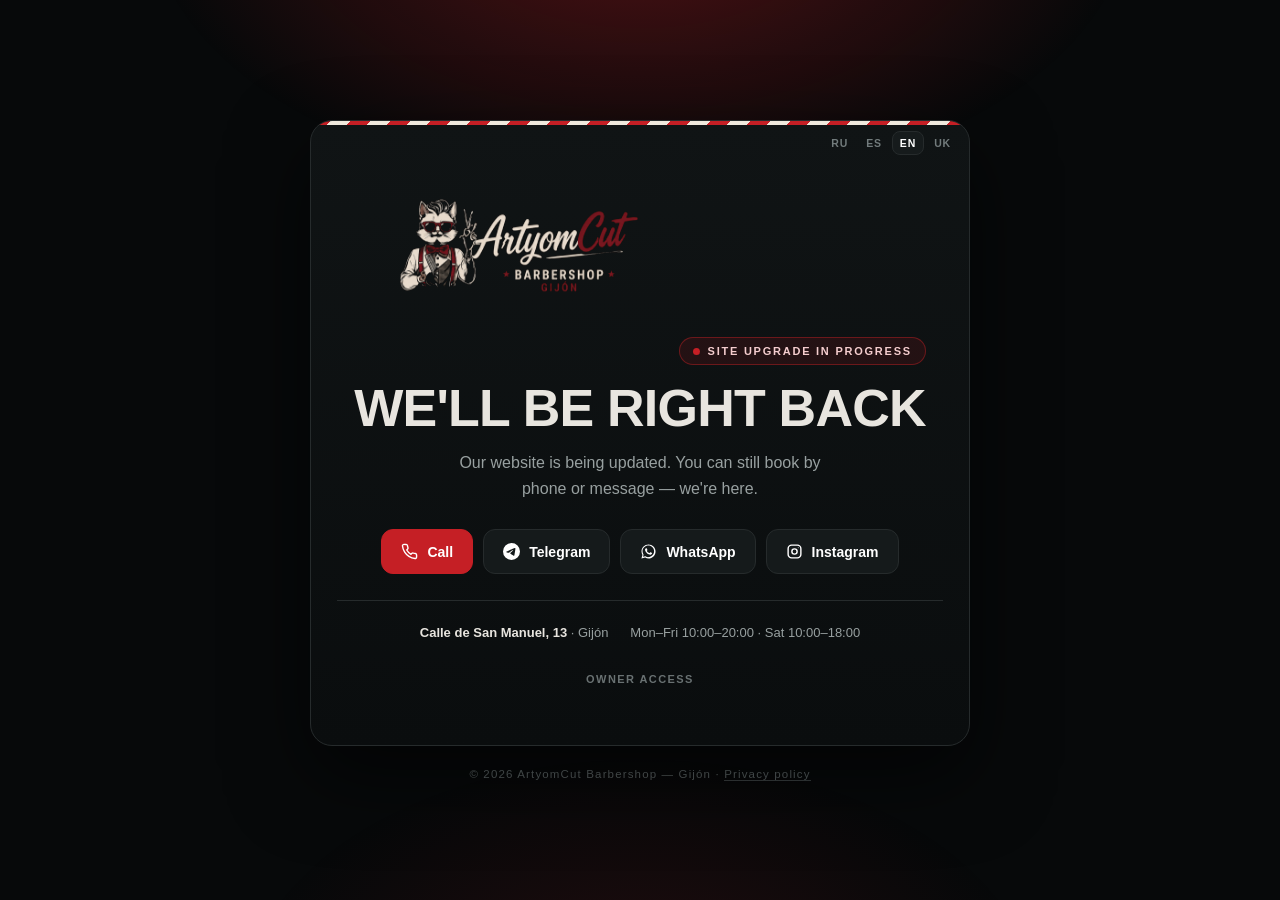
<file: maintenance.html>
<!DOCTYPE html>
<html lang="ru">
<head>
    <meta charset="UTF-8">
    <meta name="viewport" content="width=device-width, initial-scale=1.0">
    <meta name="robots" content="noindex,nofollow">
    <meta name="theme-color" content="#07090a">
    <meta name="description" content="Сайт ArtyomCut Barbershop временно на обновлении. Записаться можно по телефону, в Telegram или Instagram.">
    <title>Идут работы — ArtyomCut Barbershop</title>
    <link rel="icon" type="image/png" href="/images/logo/icon-192.png">
    <style>
        :root{
            --bg:#07090a;
            --panel:#0f1314;
            --line:#262b2c;
            --text:#e8e5df;
            --muted:#98a0a0;
            --red:#c51f25;
        }

        *{box-sizing:border-box}

        [hidden]{display:none !important}

        html,body{height:100%}

        body{
            margin:0;
            padding:28px 16px;
            min-height:100vh;
            min-height:100dvh;
            display:flex;
            flex-direction:column;
            align-items:center;
            justify-content:center;
            background:var(--bg);
            color:var(--text);
            font-family:-apple-system,BlinkMacSystemFont,"Segoe UI",Roboto,Helvetica,Arial,sans-serif;
            -webkit-font-smoothing:antialiased;
            overflow-x:hidden;
            animation:fade .3s ease both;
        }

        @keyframes fade{from{opacity:0}to{opacity:1}}

        /* Красное свечение на фоне */
        body::before{
            content:"";
            position:fixed;
            inset:0;
            pointer-events:none;
            background:
                radial-gradient(55% 45% at 50% -10%, rgba(197,31,37,.38), transparent 70%),
                radial-gradient(45% 40% at 50% 112%, rgba(197,31,37,.14), transparent 70%);
        }

        .card{
            position:relative;
            width:100%;
            max-width:660px;
            padding:44px 26px 26px;
            border:1px solid var(--line);
            border-radius:22px;
            background:linear-gradient(180deg,#101415,#0a0d0e);
            box-shadow:0 30px 80px rgba(0,0,0,.6);
            text-align:center;
            overflow:hidden;
        }

        /* Полоса «барберпол» сверху карточки */
        .pole{
            position:absolute;
            top:0; left:0; right:0;
            height:4px;
            background:repeating-linear-gradient(135deg,var(--red) 0 14px,#efe9dd 14px 28px);
            background-size:40px 100%;
            animation:pole 5s linear infinite;
        }

        @keyframes pole{to{background-position:40px 0}}

        .langs{
            position:absolute;
            top:10px; right:10px;
            display:flex;
            gap:2px;
        }

        .langs button{
            padding:5px 7px;
            border:1px solid transparent;
            border-radius:8px;
            background:transparent;
            color:#727b7c;
            font-size:10.5px;
            font-weight:700;
            letter-spacing:.08em;
            cursor:pointer;
            transition:.2s;
        }

        .langs button:hover{color:#cfd4d4}
        .langs button[aria-pressed="true"]{
            color:#fff;
            background:#161b1c;
            border-color:var(--line);
        }

        .logo{
            width:min(320px,72%);
            height:auto;
            margin:0 auto 26px;
            mix-blend-mode:lighten; /* чёрный фон логотипа растворяется в фоне карточки */
        }

        .chip{
            display:inline-flex;
            align-items:center;
            gap:8px;
            margin:0 0 16px;
            padding:7px 13px;
            border:1px solid rgba(197,31,37,.45);
            border-radius:999px;
            background:rgba(197,31,37,.12);
            color:#f4cdce;
            font-size:11px;
            font-weight:700;
            letter-spacing:.16em;
            text-transform:uppercase;
        }

        .dot{
            width:7px;
            height:7px;
            border-radius:50%;
            background:var(--red);
            box-shadow:0 0 0 0 rgba(197,31,37,.65);
            animation:pulse 2.2s infinite;
        }

        @keyframes pulse{
            70%{box-shadow:0 0 0 9px rgba(197,31,37,0)}
            100%{box-shadow:0 0 0 0 rgba(197,31,37,0)}
        }

        h1{
            margin:0 0 14px;
            font-family:"Arial Narrow","Helvetica Neue",Arial,sans-serif;
            font-size:clamp(30px,7.2vw,52px);
            font-weight:800;
            line-height:1.05;
            letter-spacing:-.015em;
            text-transform:uppercase;
        }

        .lead{
            max-width:46ch;
            margin:0 auto;
            color:var(--muted);
            font-size:clamp(14px,2.4vw,16px);
            line-height:1.6;
        }

        .actions{
            display:flex;
            flex-wrap:wrap;
            justify-content:center;
            gap:10px;
            margin:28px 0 0;
        }

        .btn{
            display:inline-flex;
            align-items:center;
            gap:9px;
            padding:13px 19px;
            border:1px solid var(--line);
            border-radius:12px;
            background:#151a1b;
            color:#fff;
            font-size:14px;
            font-weight:700;
            text-decoration:none;
            transition:transform .18s, background .18s, border-color .18s;
        }

        .btn:hover{
            background:#1d2324;
            border-color:#3a4142;
            transform:translateY(-1px);
        }

        .btn svg{width:17px;height:17px;flex:none}

        .btn--primary{
            background:var(--red);
            border-color:var(--red);
        }

        .btn--primary:hover{
            background:#e0272d;
            border-color:#e0272d;
        }

        .info{
            display:flex;
            flex-wrap:wrap;
            justify-content:center;
            gap:8px 22px;
            margin:26px 0 0;
            padding-top:22px;
            border-top:1px solid var(--line);
            color:var(--muted);
            font-size:13px;
            line-height:1.5;
        }

        .info b{
            color:var(--text);
            font-weight:600;
        }

        .owner{
            margin:24px 0 0;
        }

        .owner-toggle{
            padding:6px 10px;
            border:0;
            border-radius:8px;
            background:none;
            color:#697172;
            font-size:11px;
            font-weight:700;
            letter-spacing:.13em;
            text-transform:uppercase;
            cursor:pointer;
            transition:color .2s;
        }

        .owner-toggle:hover{color:#cfd4d4}

        .owner-form{
            display:none;
            flex-wrap:wrap;
            justify-content:center;
            gap:8px;
            margin-top:14px;
        }

        .owner-form.open{display:flex}
        .owner-form.open input{animation:reveal .2s ease both}

        @keyframes reveal{from{opacity:0;transform:translateY(-4px)}to{opacity:1;transform:none}}

        .owner-form input{
            flex:1 1 220px;
            max-width:300px;
            padding:12px 14px;
            border:1px solid var(--line);
            border-radius:10px;
            background:#080b0c;
            color:var(--text);
            font-size:14px;
            letter-spacing:.06em;
        }

        .owner-form input::placeholder{color:#5d6667;letter-spacing:normal}

        .owner-form input:focus{
            outline:none;
            border-color:var(--red);
            box-shadow:0 0 0 3px rgba(197,31,37,.18);
        }

        .owner-form button{
            padding:12px 18px;
            border:1px solid var(--line);
            border-radius:10px;
            background:#1b2122;
            color:#fff;
            font-size:14px;
            font-weight:700;
            cursor:pointer;
        }

        .owner-form button:hover{border-color:#3a4142}

        .owner-msg{
            min-height:18px;
            margin:10px 0 0;
            font-size:12.5px;
            color:#ff9296;
        }

        .shake{animation:shake .4s ease}
        @keyframes shake{
            20%{transform:translateX(-6px)}
            40%{transform:translateX(6px)}
            60%{transform:translateX(-4px)}
            80%{transform:translateX(4px)}
        }

        .page-foot{
            margin:22px 0 0;
            color:#5c6566;
            font-size:11.5px;
            letter-spacing:.1em;
            text-align:center;
        }

        .page-foot a{color:inherit;text-decoration:none;border-bottom:1px solid #3a4142}
        .page-foot a:hover{color:#cfd4d4}

        @media (max-width:420px){
            .card{padding:38px 18px 22px;border-radius:18px}
            .logo{width:min(260px,80%);margin-bottom:22px}
            .btn{flex:1 1 auto;justify-content:center}
        }

        @media (prefers-reduced-motion:reduce){
            *,*::before,*::after{animation:none !important;transition:none !important}
        }
    </style>
</head>
<body>

    <main class="card">
        <div class="pole" aria-hidden="true"></div>

        <nav class="langs" aria-label="Language">
            <button type="button" data-lang="ru" aria-pressed="true">RU</button>
            <button type="button" data-lang="es" aria-pressed="false">ES</button>
            <button type="button" data-lang="en" aria-pressed="false">EN</button>
            <button type="button" data-lang="uk" aria-pressed="false">UK</button>
        </nav>

        <img class="logo" src="/images/logo/logo.png" alt="ArtyomCut Barbershop" width="320" height="164">

        <p class="chip"><span class="dot" aria-hidden="true"></span><span data-t="eyebrow">Идёт обновление сайта</span></p>

        <h1 data-t="title">Скоро вернёмся</h1>

        <p class="lead" data-t="lead">Сайт временно закрыт на обновление. Записаться можно по телефону или в мессенджерах — мы на связи.</p>

        <div class="actions">
            <a class="btn btn--primary" href="tel:+34602692534">
                <svg viewBox="0 0 24 24" fill="none" stroke="currentColor" stroke-width="2" stroke-linecap="round" stroke-linejoin="round" aria-hidden="true"><path d="M22 16.9v3a2 2 0 0 1-2.2 2 19.8 19.8 0 0 1-8.6-3.1 19.5 19.5 0 0 1-6-6A19.8 19.8 0 0 1 2.1 4.2 2 2 0 0 1 4.1 2h3a2 2 0 0 1 2 1.7c.1.9.4 1.9.7 2.7a2 2 0 0 1-.4 2.1L8.1 9.9a16 16 0 0 0 6 6l1.4-1.3a2 2 0 0 1 2.1-.4c.9.3 1.8.6 2.7.7a2 2 0 0 1 1.7 2z"/></svg>
                <span data-t="call">Позвонить</span>
            </a>
            <a class="btn" href="https://t.me/artyomcut" target="_blank" rel="noopener noreferrer">
                <svg viewBox="0 0 24 24" fill="currentColor" aria-hidden="true"><path d="M11.9 0A12 12 0 0 0 0 12a12 12 0 0 0 12 12 12 12 0 0 0 12-12A12 12 0 0 0 12 0h-.1zm4.96 7.22c.1 0 .32.02.46.14a.5.5 0 0 1 .17.32c.02.1.04.31.02.48-.18 1.9-.96 6.5-1.36 8.62-.17.9-.5 1.2-.82 1.23-.7.07-1.23-.46-1.9-.9-1.06-.7-1.65-1.13-2.68-1.8-1.19-.79-.42-1.21.26-1.92.17-.18 3.24-2.97 3.3-3.23.01-.03.02-.15-.05-.21s-.18-.04-.25-.02c-.1.02-1.8 1.14-5.06 3.34-.48.33-.92.5-1.3.49-.43-.01-1.26-.25-1.87-.45-.75-.24-1.35-.37-1.3-.79.03-.21.33-.43.9-.66 3.5-1.52 5.83-2.53 7-3.01 3.33-1.39 4.02-1.63 4.47-1.64z"/></svg>
                Telegram
            </a>
            <a class="btn" href="https://wa.me/34602692534" target="_blank" rel="noopener noreferrer">
                <svg width="17" height="17" style="flex:none" viewBox="0 0 24 24" fill="currentColor" aria-hidden="true"><path d="M12.04 2C6.58 2 2.13 6.45 2.13 11.91c0 1.75.46 3.45 1.32 4.95L2 22l5.25-1.38a9.9 9.9 0 0 0 4.79 1.22c5.46 0 9.91-4.45 9.91-9.91S17.5 2 12.04 2zm0 18.02c-1.55 0-3.06-.42-4.38-1.2l-.31-.18-3.12.82.83-3.04-.2-.32a8.1 8.1 0 0 1-1.25-4.34c0-4.49 3.65-8.14 8.14-8.14 4.49 0 8.14 3.65 8.14 8.14 0 4.49-3.65 8.14-8.14 8.14zm4.47-6.1c-.24-.12-1.45-.71-1.67-.79-.22-.08-.39-.12-.55.12-.16.24-.63.79-.77.95-.14.16-.28.18-.52.06-.24-.12-1.03-.38-1.96-1.21-.72-.65-1.21-1.45-1.35-1.69-.14-.24-.02-.37.11-.49.11-.11.24-.28.36-.42.12-.14.16-.24.24-.4.08-.16.04-.3-.02-.42-.06-.12-.55-1.33-.76-1.82-.2-.48-.4-.41-.55-.42h-.47c-.16 0-.42.06-.64.3-.22.24-.84.82-.84 2.01 0 1.19.87 2.34.99 2.5.12.16 1.71 2.6 4.13 3.65.58.25 1.03.4 1.38.51.58.18 1.11.16 1.53.09.47-.07 1.45-.59 1.65-1.17.2-.58.2-1.07.14-1.17-.06-.1-.22-.16-.46-.28z"/></svg>
                <span data-t="whatsapp">WhatsApp</span>
            </a>
            <a class="btn" href="https://instagram.com/artembarbercat" target="_blank" rel="noopener noreferrer">
                <svg viewBox="0 0 24 24" fill="none" stroke="currentColor" stroke-width="2" aria-hidden="true"><rect x="3" y="3" width="18" height="18" rx="5"/><circle cx="12" cy="12" r="3.7"/><circle cx="17.2" cy="6.8" r=".7" fill="currentColor" stroke="none"/></svg>
                Instagram
            </a>
        </div>

        <div class="info">
            <span><b>Calle de San Manuel, 13</b> · Gijón</span>
            <span data-t="hours">Пн–Пт 10:00–20:00 · Сб 10:00–18:00</span>
        </div>

        <div class="owner">
            <button class="owner-toggle" id="ownerToggle" type="button" aria-controls="ownerForm" aria-expanded="false" data-t="owner">Вход для владельца</button>

            <form class="owner-form" id="ownerForm" autocomplete="off">
                <input id="ownerKey" type="password" name="key" placeholder="Ключ доступа" aria-label="Ключ доступа для владельца" data-t-placeholder="owner_placeholder">
                <button type="submit" data-t="owner_btn">Войти</button>
            </form>

            <p class="owner-msg" id="ownerMsg" role="status" aria-live="polite"></p>

            <p hidden id="openSiteWrap"><a class="btn btn--primary" id="openSite" href="/" data-t="open_site">Открыть сайт</a></p>
        </div>
    </main>

    <p class="page-foot">
        <span data-t="footer">© 2026 ArtyomCut Barbershop — Gijón</span> ·
        <a href="/privacy" data-t="privacy">Política de privacidad</a>
    </p>

    <noscript>
        <p class="page-foot">Для входа владельцу нужен JavaScript.</p>
    </noscript>

    <!-- Логика доступа: выставляет cookie владельцу, остальным показывает эту страницу -->
    <script src="/maintenance-gate.js"></script>
    <script>
        (function () {
            'use strict';

            var T = {
                ru: {
                    page: 'Идут работы — ArtyomCut Barbershop',
                    eyebrow: 'Идёт обновление сайта',
                    title: 'Скоро вернёмся',
                    lead: 'Сайт временно закрыт на обновление. Записаться можно по телефону или в мессенджерах — мы на связи.',
                    call: 'Позвонить',
                    hours: 'Пн–Пт 10:00–20:00 · Сб 10:00–18:00',
                    owner: 'Вход для владельца',
                    owner_placeholder: 'Ключ доступа',
                    owner_btn: 'Войти',
                    owner_error: 'Ключ не подошёл. Проверьте, нет ли лишних пробелов.',
                    open_site: 'Открыть сайт',
                    footer: '© 2026 ArtyomCut Barbershop — Gijón',
                    privacy: 'Политика конфиденциальности'
                },
                es: {
                    page: 'Web en mantenimiento — ArtyomCut',
                    eyebrow: 'Estamos actualizando la web',
                    title: 'Volvemos muy pronto',
                    lead: 'La web está en mantenimiento. Puedes reservar por teléfono o por mensaje: seguimos disponibles.',
                    call: 'Llamar',
                    hours: 'Lun–Vie 10:00–20:00 · Sáb 10:00–18:00',
                    owner: 'Acceso del propietario',
                    owner_placeholder: 'Clave de acceso',
                    owner_btn: 'Entrar',
                    owner_error: 'Clave incorrecta. Revisa que no haya espacios de más.',
                    open_site: 'Abrir la web',
                    footer: '© 2026 ArtyomCut Barbershop — Gijón',
                    privacy: 'Política de privacidad'
                },
                en: {
                    page: 'Under maintenance — ArtyomCut',
                    eyebrow: 'Site upgrade in progress',
                    title: "We'll be right back",
                    lead: "Our website is being updated. You can still book by phone or message — we're here.",
                    call: 'Call',
                    hours: 'Mon–Fri 10:00–20:00 · Sat 10:00–18:00',
                    owner: 'Owner access',
                    owner_placeholder: 'Access key',
                    owner_btn: 'Sign in',
                    owner_error: 'Wrong key. Check for extra spaces.',
                    open_site: 'Open the site',
                    footer: '© 2026 ArtyomCut Barbershop — Gijón',
                    privacy: 'Privacy policy'
                },
                uk: {
                    page: 'Тривають роботи — ArtyomCut Barbershop',
                    eyebrow: 'Триває оновлення сайту',
                    title: 'Незабаром повернемось',
                    lead: 'Сайт тимчасово закрито на оновлення. Записатися можна телефоном або в месенджерах — ми на звʼязку.',
                    call: 'Подзвонити',
                    hours: 'Пн–Пт 10:00–20:00 · Сб 10:00–18:00',
                    owner: 'Вхід для власника',
                    owner_placeholder: 'Ключ доступу',
                    owner_btn: 'Увійти',
                    owner_error: 'Невірний ключ. Перевірте, чи немає зайвих пробілів.',
                    open_site: 'Відкрити сайт',
                    footer: '© 2026 ArtyomCut Barbershop — Gijón',
                    privacy: 'Політика конфіденційності'
                }
            };

            var ORDER = ['ru', 'es', 'en', 'uk'];

            function detect() {
                var raw = (navigator.language || (navigator.languages && navigator.languages[0]) || 'ru').toLowerCase();
                if (raw.indexOf('uk') === 0) return 'uk';
                if (raw.indexOf('es') === 0) return 'es';
                if (raw.indexOf('en') === 0) return 'en';
                return 'ru';
            }

            function stored() {
                try {
                    var value = localStorage.getItem('language');
                    return ORDER.indexOf(value) !== -1 ? value : null;
                } catch (e) {
                    return null;
                }
            }

            var lang = stored() || detect();

            function apply(code) {
                var dict = T[code] || T.ru;
                lang = T[code] ? code : 'ru';
                document.documentElement.lang = lang;
                document.title = dict.page;

                document.querySelectorAll('[data-t]').forEach(function (el) {
                    var value = dict[el.getAttribute('data-t')];
                    if (value) el.textContent = value;
                });
                document.querySelectorAll('[data-t-placeholder]').forEach(function (el) {
                    var value = dict[el.getAttribute('data-t-placeholder')];
                    if (value) el.setAttribute('placeholder', value);
                });
                document.querySelectorAll('.langs button').forEach(function (btn) {
                    btn.setAttribute('aria-pressed', String(btn.getAttribute('data-lang') === lang));
                });

                try { localStorage.setItem('language', lang); } catch (e) { /* ignore */ }
            }

            document.querySelectorAll('.langs button').forEach(function (btn) {
                btn.addEventListener('click', function () {
                    apply(btn.getAttribute('data-lang'));
                });
            });

            var gate = window.ACGate;
            var params = new URLSearchParams(location.search);
            var form = document.getElementById('ownerForm');
            var input = document.getElementById('ownerKey');
            var toggle = document.getElementById('ownerToggle');
            var message = document.getElementById('ownerMsg');

            function openForm() {
                form.classList.add('open');
                toggle.setAttribute('aria-expanded', 'true');
                setTimeout(function () { input.focus(); }, 40);
            }

            function fail(text) {
                message.textContent = text;
                form.classList.add('shake');
                setTimeout(function () { form.classList.remove('shake'); }, 450);
            }

            toggle.addEventListener('click', openForm);

            form.addEventListener('submit', function (event) {
                event.preventDefault();
                if (!gate) {
                    fail(T[lang].owner_error);
                    return;
                }
                if (gate.unlock(input.value)) {
                    message.textContent = '';
                    location.replace(gate.next());
                } else {
                    input.select();
                    fail(T[lang].owner_error);
                }
            });

            apply(lang);

            if (gate && gate.isUnlocked()) {
                // владелец уже с ключом: вернуть его на ту страницу, откуда пришёл
                if (params.has('next')) {
                    location.replace(gate.next());
                    return;
                }
                toggle.hidden = true;
                document.getElementById('openSiteWrap').hidden = false;
            } else if (params.get('badkey') === '1') {
                openForm();
                message.textContent = T[lang].owner_error;
            }
        })();
    </script>
</body>
</html>
</file>
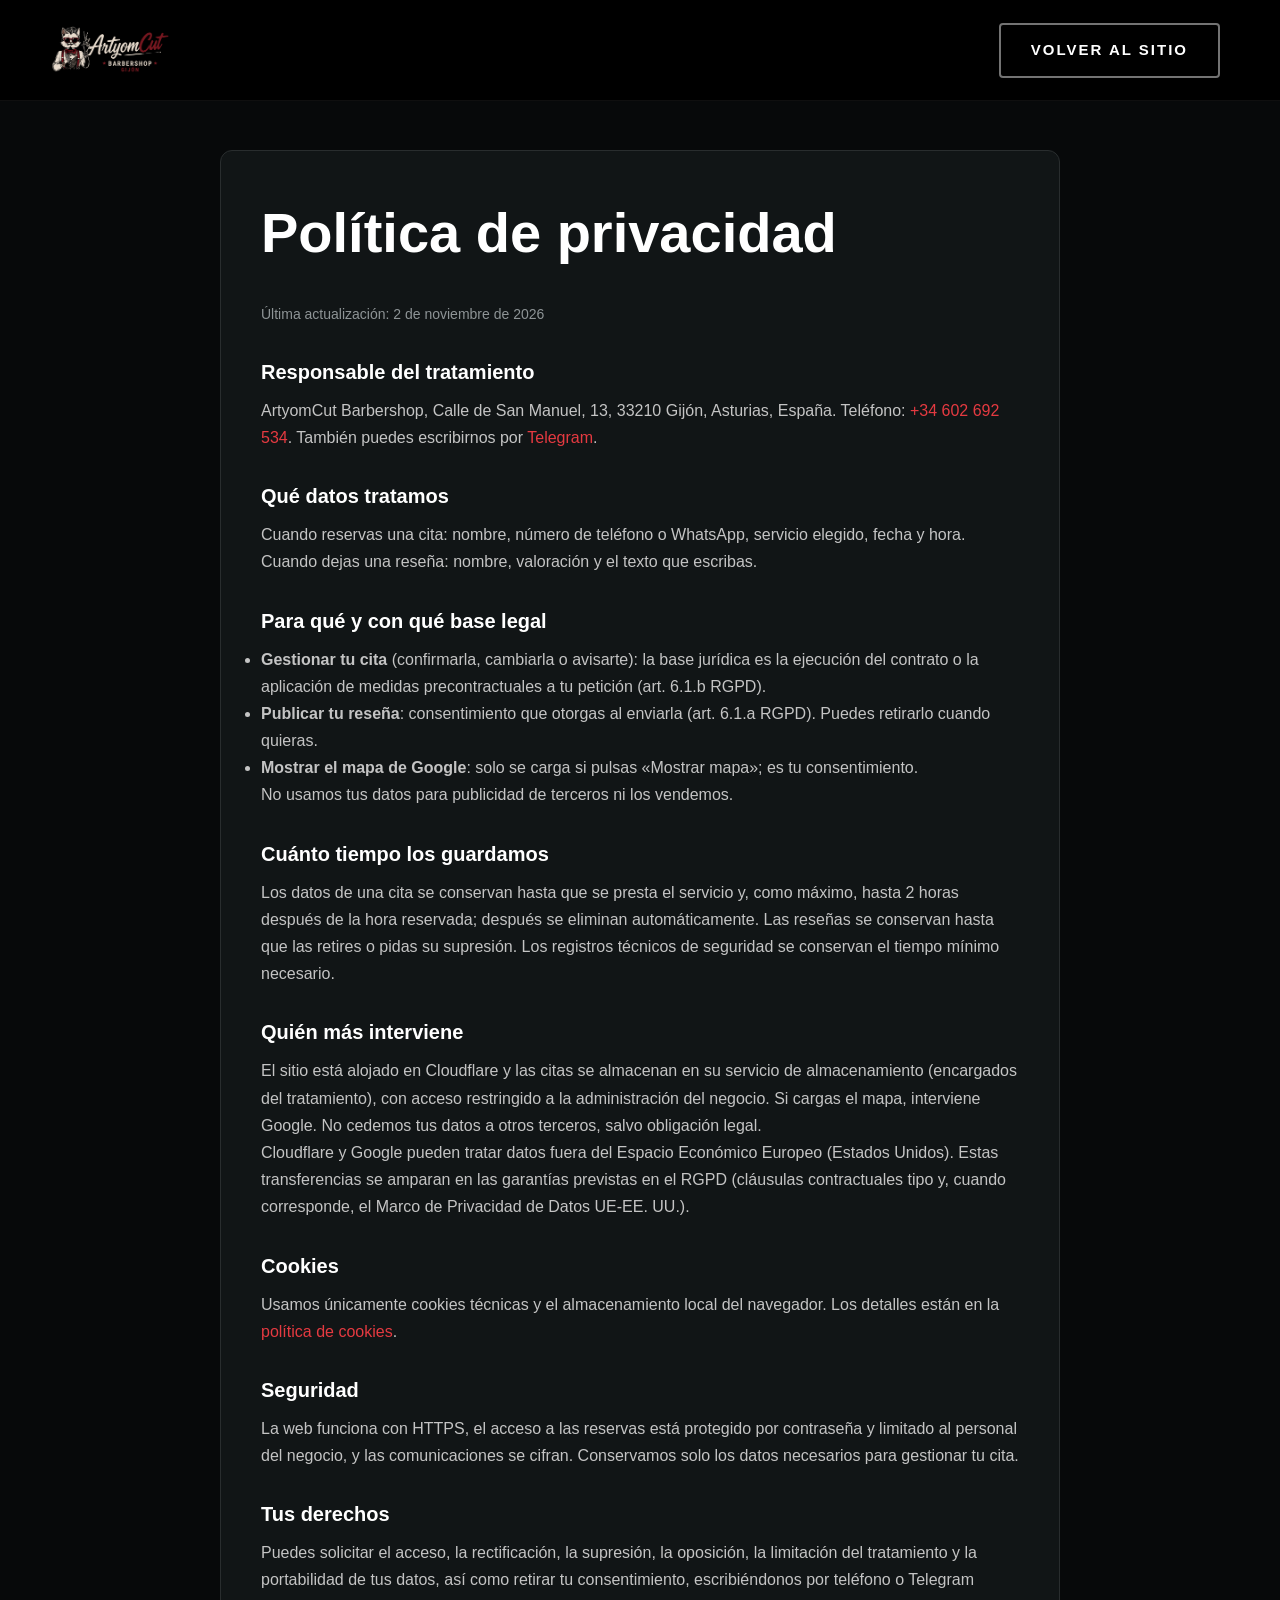
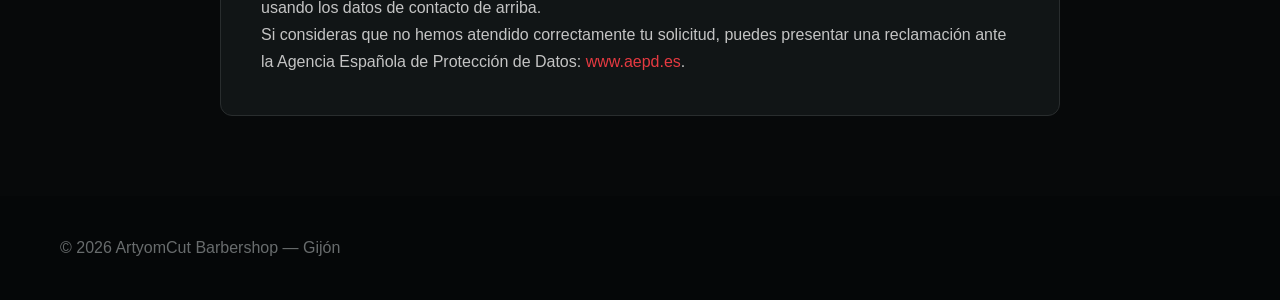
<file: privacy.html>
<!DOCTYPE html>
<html lang="es">
<head>
    <meta charset="UTF-8">
    <meta name="viewport" content="width=device-width, initial-scale=1.0">
    <title>Política de privacidad — ArtyomCut Barbershop</title>
    <meta name="description" content="Política de privacidad de ArtyomCut Barbershop en Gijón: qué datos tratamos, para qué y cuáles son tus derechos.">
    <meta name="robots" content="index,follow">
    <link rel="canonical" href="https://artyomcut-barbershopgijon.es/privacy">
    <link rel="stylesheet" href="style.css">
    <style>
        .legal-page { padding: 150px 0 80px; }
        .legal-page .legal-card { max-width: 840px; margin: 0 auto; background: #111516; border: 1px solid #292d2e; border-radius: 12px; padding: 40px; }
        .legal-page h1 { color: #fff; font-size: clamp(32px, 6vw, 56px); margin-bottom: 28px; }
        .legal-page h2 { color: #fff; font-size: 20px; margin: 30px 0 10px; }
        .legal-page p, .legal-page li { color: #c4c4c4; line-height: 1.7; }
        .legal-page a { color: #e53a41; }
        .legal-page .updated { color: #8e9496; font-size: 14px; }
        @media (max-width: 600px) { .legal-page .legal-card { padding: 26px 20px; } }
    </style>
</head>
<body>
    <header class="header">
        <div class="container header-inner">
            <a href="/" class="logo"><img src="images/logo/logo.png" alt="ArtyomCut Barbershop" width="1753" height="897"></a>
            <a href="/" class="btn btn-outline">VOLVER AL SITIO</a>
        </div>
    </header>

    <main class="legal-page">
        <div class="container">
            <article class="legal-card">
                <h1>Política de privacidad</h1>
                <p class="updated">Última actualización: 2 de noviembre de 2026</p>

                <h2>Responsable del tratamiento</h2>
                <p>ArtyomCut Barbershop, Calle de San Manuel, 13, 33210 Gijón, Asturias, España. Teléfono: <a href="tel:+34602692534">+34 602 692 534</a>. También puedes escribirnos por <a href="https://t.me/artyomcut" target="_blank" rel="noopener noreferrer">Telegram</a>.</p>

                <h2>Qué datos tratamos</h2>
                <p>Cuando reservas una cita: nombre, número de teléfono o WhatsApp, servicio elegido, fecha y hora. Cuando dejas una reseña: nombre, valoración y el texto que escribas.</p>

                <h2>Para qué y con qué base legal</h2>
                <ul>
                    <li><strong>Gestionar tu cita</strong> (confirmarla, cambiarla o avisarte): la base jurídica es la ejecución del contrato o la aplicación de medidas precontractuales a tu petición (art. 6.1.b RGPD).</li>
                    <li><strong>Publicar tu reseña</strong>: consentimiento que otorgas al enviarla (art. 6.1.a RGPD). Puedes retirarlo cuando quieras.</li>
                    <li><strong>Mostrar el mapa de Google</strong>: solo se carga si pulsas «Mostrar mapa»; es tu consentimiento.</li>
                </ul>
                <p>No usamos tus datos para publicidad de terceros ni los vendemos.</p>

                <h2>Cuánto tiempo los guardamos</h2>
                <p>Los datos de una cita se conservan hasta que se presta el servicio y, como máximo, hasta 2 horas después de la hora reservada; después se eliminan automáticamente. Las reseñas se conservan hasta que las retires o pidas su supresión. Los registros técnicos de seguridad se conservan el tiempo mínimo necesario.</p>

                <h2>Quién más interviene</h2>
                <p>El sitio está alojado en Cloudflare y las citas se almacenan en su servicio de almacenamiento (encargados del tratamiento), con acceso restringido a la administración del negocio. Si cargas el mapa, interviene Google. No cedemos tus datos a otros terceros, salvo obligación legal.</p>
                <p>Cloudflare y Google pueden tratar datos fuera del Espacio Económico Europeo (Estados Unidos). Estas transferencias se amparan en las garantías previstas en el RGPD (cláusulas contractuales tipo y, cuando corresponde, el Marco de Privacidad de Datos UE-EE. UU.).</p>

                <h2>Cookies</h2>
                <p>Usamos únicamente cookies técnicas y el almacenamiento local del navegador. Los detalles están en la <a href="/cookies">política de cookies</a>.</p>

                <h2>Seguridad</h2>
                <p>La web funciona con HTTPS, el acceso a las reservas está protegido por contraseña y limitado al personal del negocio, y las comunicaciones se cifran. Conservamos solo los datos necesarios para gestionar tu cita.</p>

                <h2>Tus derechos</h2>
                <p>Puedes solicitar el acceso, la rectificación, la supresión, la oposición, la limitación del tratamiento y la portabilidad de tus datos, así como retirar tu consentimiento, escribiéndonos por teléfono o Telegram usando los datos de contacto de arriba.</p>
                <p>Si consideras que no hemos atendido correctamente tu solicitud, puedes presentar una reclamación ante la Agencia Española de Protección de Datos: <a href="https://www.aepd.es" target="_blank" rel="noopener noreferrer">www.aepd.es</a>.</p>
            </article>
        </div>
    </main>

    <footer class="footer"><div class="container"><p>© 2026 ArtyomCut Barbershop — Gijón</p></div></footer>
</body>
</html>
</file>
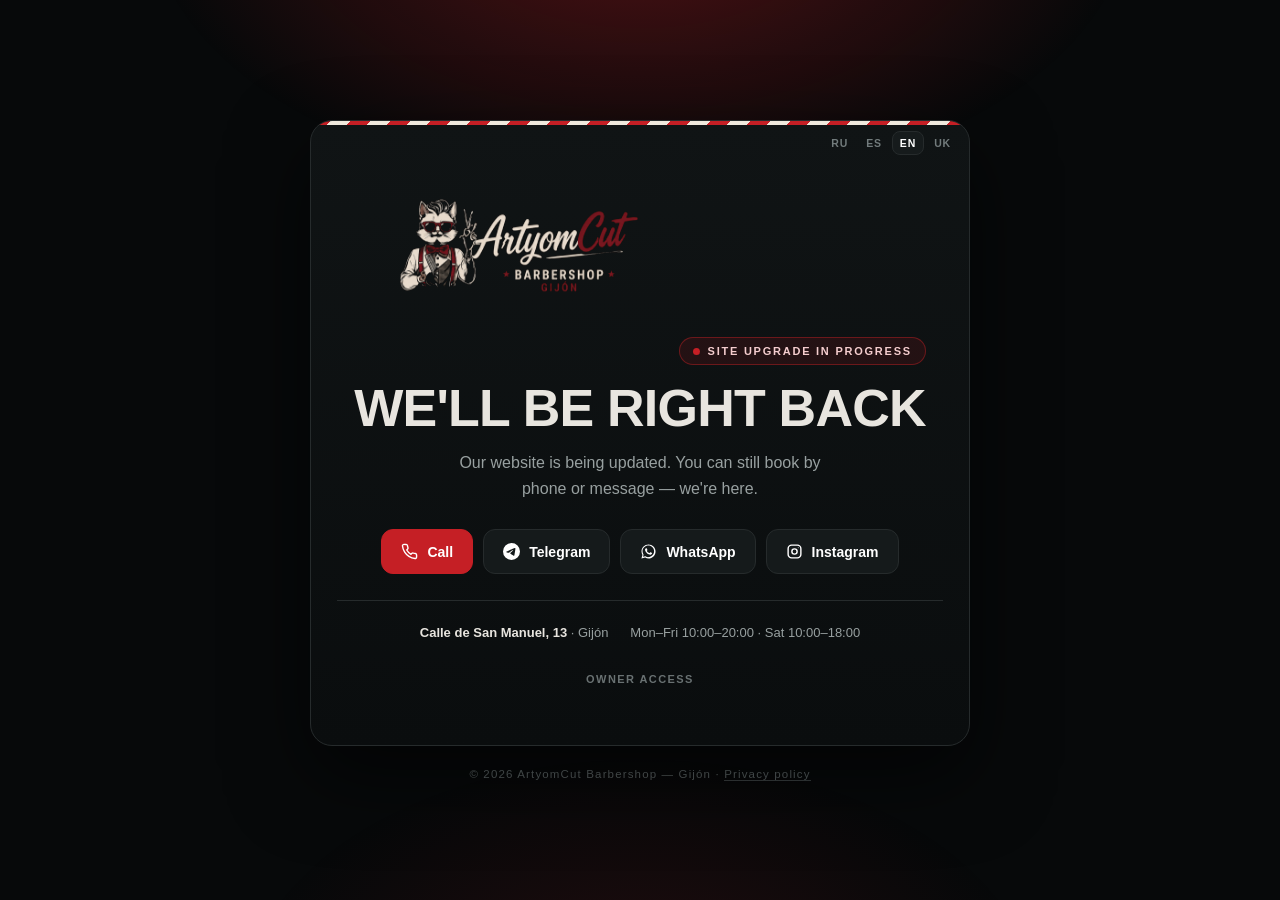
<file: reviews.html>
<!DOCTYPE html>
<html lang="es">
<head>
    <meta charset="UTF-8">
    <meta name="viewport" content="width=device-width, initial-scale=1.0">

    <!-- Режим «Идут работы»: заглушка для всех, кроме владельца.
         Выключается одной строкой в maintenance-gate.js (enabled: false). -->
    <script src="/maintenance-gate.js"></script>
    <title>Reseñas de clientes — ArtyomCut | Barbería en Gijón</title>

    <link rel="manifest" href="/manifest.json">
    <meta name="theme-color" content="#c51f25">
    <link rel="apple-touch-icon" href="/images/logo/apple-touch-icon.png">

    <meta name="description" content="Reseñas de clientes de ArtyomCut Barbershop en Gijón. Deja tu opinión sobre tu corte o barba.">
    <link rel="canonical" href="https://artyomcut-barbershopgijon.es/reviews">
    <meta property="og:title" content="Reseñas de clientes — ArtyomCut Barbershop">
    <meta property="og:description" content="Opiniones de clientes de ArtyomCut Barbershop en Gijón.">
    <meta property="og:type" content="website">
    <meta property="og:locale" content="es_ES">
    <meta property="og:url" content="https://artyomcut-barbershopgijon.es/reviews">
    <meta property="og:image" content="https://artyomcut-barbershopgijon.es/images/logo/logo1.jfif">

    <link rel="stylesheet" href="style.css">

    <style>
        .reviews-page { padding: 80px 0; min-height: calc(100vh - 200px); }
        .reviews-heading { text-align: center; margin-bottom: 40px; }
        .reviews-heading h1 { font-size: 36px; font-weight: 900; color: #fff; letter-spacing: 2px; }
        .reviews-heading h1 span { color: #c51f25; }
        .review-form { background: #111516; border: 1px solid #292d2e; border-radius: 10px; padding: 30px; max-width: 600px; margin: 0 auto 40px; }
        .review-form h3 { color: #fff; margin-bottom: 20px; font-size: 22px; text-align: center; }
        .form-group { margin-bottom: 20px; }
        .form-group label { display: block; color: #aaa6a0; font-size: 12px; margin-bottom: 8px; letter-spacing: 1px; }
        .form-group input[type="text"], .form-group textarea { width: 100%; background: #0a0c0d; border: 1px solid #343839; border-radius: 5px; padding: 12px 15px; color: #fff; font-size: 16px; outline: none; transition: border 0.3s; }
        .form-group input[type="text"]:focus, .form-group textarea:focus { border-color: #c51f25; }
        .form-group textarea { height: 120px; resize: vertical; }
        .rating-group { display: flex; align-items: center; gap: 10px; margin-bottom: 20px; }
        .rating-stars { display: flex; gap: 5px; font-size: 30px; cursor: pointer; }
        .rating-stars .star { color: #555; transition: color 0.2s; }
        .rating-stars .star.active { color: #f39c12; }
        .rating-stars .star:hover { color: #f39c12; }
        .btn-submit-review { width: 100%; height: 50px; background: #c51f25; color: #fff; border: none; border-radius: 5px; font-size: 16px; font-weight: 700; letter-spacing: 1px; cursor: pointer; transition: background 0.3s; }
        .btn-submit-review:hover { background: #a01820; }
        .reviews-list { max-width: 800px; margin: 0 auto; display: flex; flex-direction: column; gap: 15px; }
        .review-item { background: #111516; border: 1px solid #292d2e; border-radius: 10px; padding: 20px; }
        .review-item .review-header { display: flex; justify-content: space-between; align-items: center; margin-bottom: 10px; }
        .review-item .review-name { font-weight: 700; color: #fff; font-size: 18px; }
        .review-item .review-stars { color: #f39c12; font-size: 18px; }
        .review-item .review-message { color: #aaa6a0; line-height: 1.5; margin-bottom: 10px; }
        .review-item .review-date { color: #666; font-size: 12px; text-align: right; }
        .no-reviews { text-align: center; color: #aaa6a0; font-size: 18px; padding: 30px; }
        @media (max-width: 768px) {
            .reviews-page { padding: 40px 0; }
            .reviews-heading h1 { font-size: 28px; }
            .rating-stars { font-size: 24px; }
        }
    </style>
</head>
<body>

    <!-- ШАПКА -->
    <header class="header">
        <div class="container header-inner">
            <a href="index.html" class="logo">
                <img src="images/logo/logo.png" alt="ArtyomCut Barbershop">
            </a>

            <button class="burger-btn" id="burgerBtn" type="button" onclick="toggleMobileMenu()" aria-label="Abrir menú" aria-controls="mobileNav" aria-expanded="false">
                <span></span>
                <span></span>
                <span></span>
            </button>

            <nav class="nav" id="mobileNav">
                <a href="index.html" data-i18n="nav_home">INICIO</a>
                <a href="index.html#services" data-i18n="nav_services">SERVICIOS</a>
                <a href="index.html#master" data-i18n="nav_master">MAESTRO</a>
                <a href="gallery.html" data-i18n="nav_gallery">GALERÍA</a>
                <a href="reviews.html" class="active" data-i18n="nav_reviews">RESEÑAS</a>
                <a href="index.html#music" data-i18n="nav_music">MÚSICA</a>
                <a href="index.html#booking" data-i18n="nav_booking">RESERVA</a>
                <a href="location.html" data-i18n="nav_contacts">CÓMO ENCONTRARNOS</a>

                <!-- Переключатель языка в бургере (mobile) -->
                <div class="language-switcher mobile-only">
                    <select class="lang-select" onchange="applyLanguage(this.value)">
                        <option value="ru">RU</option>
                        <option value="uk">UA</option>
                        <option value="es">ES</option>
                        <option value="en">EN</option>
                    </select>
                </div>
            </nav>

            <div class="socials">
                <!-- Переключатель языка в шапке (desktop) -->
                <div class="language-switcher desktop-only">
                    <select class="lang-select" onchange="applyLanguage(this.value)">
                        <option value="ru">RU</option>
                        <option value="uk">UA</option>
                        <option value="es">ES</option>
                        <option value="en">EN</option>
                    </select>
                </div>
                <a href="https://www.instagram.com/artembarbercat/" target="_blank" rel="noopener noreferrer" aria-label="Instagram" class="social-link">
                    <svg width="22" height="22" viewBox="0 0 24 24" fill="currentColor"><path d="M12 2.163c3.204 0 3.584.012 4.85.07 3.252.148 4.771 1.691 4.919 4.919.058 1.265.069 1.645.069 4.849 0 3.205-.012 3.584-.069 4.849-.149 3.225-1.664 4.771-4.919 4.919-1.266.058-1.644.07-4.85.07-3.204 0-3.584-.012-4.849-.07-3.26-.149-4.771-1.699-4.919-4.92-.058-1.265-.07-1.644-.07-4.849 0-3.204.013-3.583.07-4.849.149-3.227 1.664-4.771 4.919-4.919 1.266-.057 1.645-.069 4.849-.069zM12 0C8.741 0 8.333.014 7.053.072 2.695.272.273 2.69.073 7.052.014 8.333 0 8.741 0 12c0 3.259.014 3.668.072 4.948.2 4.358 2.618 6.78 6.98 6.98C8.333 23.986 8.741 24 12 24c3.259 0 3.668-.014 4.948-.072 4.354-.2 6.782-2.618 6.979-6.98.059-1.28.073-1.689.073-4.948 0-3.259-.014-3.667-.072-4.947-.196-4.354-2.617-6.78-6.979-6.98C15.668.014 15.259 0 12 0zm0 5.838a6.162 6.162 0 100 12.324 6.162 6.162 0 000-12.324zM12 16a4 4 0 110-8 4 4 0 010 8zm6.406-11.845a1.44 1.44 0 100 2.881 1.44 1.44 0 000-2.881z"/></svg>
                </a>
                <a href="https://t.me/artyomcut" target="_blank" rel="noopener noreferrer" aria-label="Telegram" class="social-link">
                    <svg width="22" height="22" viewBox="0 0 24 24" fill="currentColor"><path d="M11.944 0A12 12 0 000 12a12 12 0 0012 12 12 12 0 0012-12A12 12 0 0012 0a12 12 0 00-.056 0zm4.962 7.224c.1-.002.321.023.465.14a.506.506 0 01.171.325c.016.093.036.306.02.472-.18 1.898-.962 6.502-1.36 8.627-.168.9-.499 1.201-.82 1.23-.696.065-1.225-.46-1.9-.902-1.056-.693-1.653-1.124-2.678-1.8-1.185-.78-.417-1.21.258-1.91.177-.184 3.247-2.977 3.307-3.23.007-.032.014-.15-.056-.212s-.174-.041-.249-.024c-.106.024-1.793 1.14-5.061 3.345-.48.33-.913.49-1.302.48-.428-.008-1.252-.241-1.865-.44-.752-.245-1.349-.374-1.297-.789.027-.216.325-.437.893-.663 3.498-1.524 5.83-2.529 6.998-3.014 3.332-1.386 4.025-1.627 4.476-1.635z"/></svg>
                </a>

                <a href="https://wa.me/34602692534" target="_blank" rel="noopener noreferrer" aria-label="WhatsApp" class="social-link">
                    <svg viewBox="0 0 24 24" fill="currentColor" aria-hidden="true"><path d="M12.04 2C6.58 2 2.13 6.45 2.13 11.91c0 1.75.46 3.45 1.32 4.95L2 22l5.25-1.38a9.9 9.9 0 0 0 4.79 1.22c5.46 0 9.91-4.45 9.91-9.91S17.5 2 12.04 2zm0 18.02c-1.55 0-3.06-.42-4.38-1.2l-.31-.18-3.12.82.83-3.04-.2-.32a8.1 8.1 0 0 1-1.25-4.34c0-4.49 3.65-8.14 8.14-8.14 4.49 0 8.14 3.65 8.14 8.14 0 4.49-3.65 8.14-8.14 8.14zm4.47-6.1c-.24-.12-1.45-.71-1.67-.79-.22-.08-.39-.12-.55.12-.16.24-.63.79-.77.95-.14.16-.28.18-.52.06-.24-.12-1.03-.38-1.96-1.21-.72-.65-1.21-1.45-1.35-1.69-.14-.24-.02-.37.11-.49.11-.11.24-.28.36-.42.12-.14.16-.24.24-.4.08-.16.04-.3-.02-.42-.06-.12-.55-1.33-.76-1.82-.2-.48-.4-.41-.55-.42h-.47c-.16 0-.42.06-.64.3-.22.24-.84.82-.84 2.01 0 1.19.87 2.34.99 2.5.12.16 1.71 2.6 4.13 3.65.58.25 1.03.4 1.38.51.58.18 1.11.16 1.53.09.47-.07 1.45-.59 1.65-1.17.2-.58.2-1.07.14-1.17-.06-.1-.22-.16-.46-.28z"/></svg>
                </a>
            </div>
        </div>
    </header>

    <!-- ОТЗЫВЫ -->
    <section class="reviews-page">
        <div class="container">
            <div class="reviews-heading">
                <h1><span data-i18n="reviews_heading_1">RESEÑAS</span> <span data-i18n="reviews_heading_2">DE CLIENTES</span></h1>
                <div class="section-line"></div>
            </div>

            <div class="review-form">
                <h3 data-i18n="reviews_form_heading">DEJAR UNA RESEÑA</h3>
                <div class="form-group">
                    <label data-i18n="review_name_label">TU NOMBRE</label>
                    <input type="text" id="reviewName" data-i18n-placeholder="¿Cómo te llamas?" placeholder="¿Cómo te llamas?">
                </div>
                <div class="form-group">
                    <label data-i18n="review_rating_label">TU VALORACIÓN</label>
                    <div class="rating-group">
                        <div class="rating-stars" id="ratingStars">
                            <span class="star" data-value="1">★</span>
                            <span class="star" data-value="2">★</span>
                            <span class="star" data-value="3">★</span>
                            <span class="star" data-value="4">★</span>
                            <span class="star" data-value="5">★</span>
                        </div>
                        <span id="ratingValue" style="color: #fff; font-size: 18px;">0/5</span>
                    </div>
                </div>
                <div class="form-group">
                    <label data-i18n="review_message_label">TU MENSAJE</label>
                    <textarea id="reviewMessage" data-i18n-placeholder="review_message_placeholder" placeholder="Escribe unas palabras sobre tu visita..."></textarea>
                </div>
                <button class="btn-submit-review" onclick="submitReview()" data-i18n="review_submit">ENVIAR RESEÑA</button>
            </div>

            <div class="reviews-list" id="reviewsList"></div>
        </div>
    </section>

    <!-- ПОДВАЛ -->
    <footer class="footer">
        <div class="container">
            <p data-i18n="footer_copyright">© 2026 ArtyomCut Barbershop — Gijón</p>
            <p data-i18n="footer_slogan">ROCK &amp; CUTS SINCE 2021</p>
            <p><a href="/privacy" data-i18n="footer_privacy">POLÍTICA DE PRIVACIDAD</a> · <a href="/cookies" data-i18n="footer_cookies">COOKIES</a></p>
            <p class="footer-note" data-i18n="footer_tax_note">Precios con IVA incluido</p>
            <a href="admin.html" class="admin-link" aria-label="Panel de administración">
                <svg width="20" height="20" viewBox="0 0 24 24" fill="currentColor"><path d="M12 15.5A3.5 3.5 0 100 12a3.5 3.5 0 000 7zM19.4 15a1.7 1.7 0 00.34 1.87l.06.06a2 2 0 01-2.83 2.83l-.06-.06a1.7 1.7 0 00-1.87-.34 1.7 1.7 0 00-1.04 1.56V21a2 2 0 01-4 0v-.09A1.7 1.7 0 008.9 19.4a1.7 1.7 0 00-1.87.34l-.06.06a2 2 0 01-2.83-2.83l.06-.06A1.7 1.7 0 004.6 15a1.7 1.7 0 00-1.56-1.04H3a2 2 0 010-4h.09A1.7 1.7 0 004.6 8.9a1.7 1.7 0 00-.34-1.87l-.06-.06a2 2 0 012.83-2.83l.06.06A1.7 1.7 0 008.9 4.6a1.7 1.7 0 001.04-1.56V3a2 2 0 014 0v.09a1.7 1.7 0 001.04 1.56 1.7 1.7 0 001.87-.34l.06-.06a2 2 0 012.83 2.83l-.06.06A1.7 1.7 0 0019.4 8.9a1.7 1.7 0 001.56 1.04H21a2 2 0 010 4h-.09a1.7 1.7 0 00-1.56 1.04z"/></svg>
            </a>
        </div>
    </footer>

    <script src="reviews.js"></script>
    <script src="translations.js"></script>
    <script src="i18n.js"></script>
    <script>
        function toggleMobileMenu() {
            const nav = document.getElementById('mobileNav');
            if (nav) {
                nav.classList.toggle('open');
                document.body.style.overflow = nav.classList.contains('open') ? 'hidden' : '';
            }
        }
        document.addEventListener('click', function(e) {
            const nav = document.getElementById('mobileNav');
            const burger = document.getElementById('burgerBtn');
            if (nav && nav.classList.contains('open') && !nav.contains(e.target) && !burger.contains(e.target)) {
                nav.classList.remove('open');
                document.body.style.overflow = '';
            }
        });
    </script>
</body>
</html>
</file>
<file: style.css>
/* ========================================
   ОСНОВНЫЕ НАСТРОЙКИ
======================================== */
* {
    margin: 0;
    padding: 0;
    box-sizing: border-box;
}

html {
    scroll-behavior: smooth;
    width: 100%;
    overflow-x: hidden;
}

body {
    background: #07090a;
    color: #e8e5df;
    font-family: Arial, Helvetica, sans-serif;
    line-height: 1.5;
    width: 100%;
    overflow-x: hidden;
}

a {
    color: inherit;
    text-decoration: none;
}

img {
    max-width: 100%;
    display: block;
}

button, input, select {
    font: inherit;
}

.container {
    width: 100%;
    max-width: 100%;
    margin: 0;
    padding: 0 60px;
}

/* ========================================
   ШАПКА
======================================== */
.header {
    position: fixed;
    top: 0;
    left: 0;
    width: 100%;
    z-index: 1000;
    background: rgba(5, 7, 8, 0.85);
    backdrop-filter: blur(20px);
    border-bottom: 1px solid rgba(255, 255, 255, 0.06);
    transition: all 0.4s;
}

.header-inner {
    min-height: 120px;
    display: flex;
    align-items: center;
    justify-content: space-between;
    gap: 30px;
    width: 100%;
}

.logo {
    flex-shrink: 0;
    min-width: 400px;
}

.logo img {
    height: 130px;
    width: auto;
    max-width: none;
}

.nav {
    display: flex;
    align-items: center;
    gap: 30px;
    margin-left: auto;
    margin-right: 30px;
}

.nav a {
    position: relative;
    color: #dedbd5;
    font-size: 16px;
    font-weight: 700;
    letter-spacing: 1.5px;
    transition: 0.3s;
    text-transform: uppercase;
    white-space: nowrap;
}

.nav a:hover, .nav a.active {
    color: #fff;
}

.nav a.active::after {
    content: "";
    position: absolute;
    left: 0;
    bottom: -10px;
    width: 100%;
    height: 3px;
    background: #c51f25;
}

.socials {
    display: flex;
    gap: 12px;
    flex-shrink: 0;
}

.social-link {
    width: 45px;
    height: 45px;
    border: 2px solid rgba(255, 255, 255, 0.3);
    border-radius: 50%;
    display: flex;
    align-items: center;
    justify-content: center;
    color: #fff;
    transition: all 0.3s;
}

.social-link svg {
    width: 22px;
    height: 22px;
}

.social-link:hover {
    background: #c51f25;
    border-color: #c51f25;
}

.burger-btn {
    display: none;
    flex-direction: column;
    gap: 5px;
    background: none;
    border: none;
    cursor: pointer;
    padding: 5px;
}

.burger-btn span {
    width: 25px;
    height: 2px;
    background: #fff;
}

/* ========================================
   ГЛАВНЫЙ ЭКРАН
======================================== */
.hero {
    min-height: 100vh;
    position: relative;
    overflow: hidden;
    background: #07090a;
    padding-top: 120px;
}

.hero-inner {
    min-height: calc(100vh - 120px);
    display: flex;
    align-items: center;
    position: relative;
}

.hero-content {
    width: 55%;
    position: relative;
    z-index: 3;
    padding: 80px 0;
}

.small-title {
    color: #aaa6a0;
    font-size: 20px;
    font-weight: 700;
    letter-spacing: 4px;
    margin-bottom: 30px;
}

.hero h1 {
    font-size: clamp(90px, 10vw, 150px);
    line-height: 0.9;
    font-weight: 900;
    letter-spacing: -4px;
    font-style: italic;
    margin-bottom: 40px;
    text-transform: uppercase;
}

.hero h1 span {
    color: #c51f25;
}

.hero-subtitle {
    color: #d4d0ca;
    font-size: 24px;
    font-weight: 700;
    letter-spacing: 4px;
}

.hero-line {
    width: 100px;
    height: 4px;
    background: #c51f25;
    margin: 30px 0 40px;
}

.hero-buttons {
    display: flex;
    gap: 20px;
    flex-wrap: wrap;
}

.btn {
    display: inline-flex;
    align-items: center;
    justify-content: center;
    min-height: 70px;
    padding: 0 45px;
    border-radius: 4px;
    font-size: 18px;
    font-weight: 800;
    letter-spacing: 2px;
    border: none;
    cursor: pointer;
    text-transform: uppercase;
    transition: 0.3s;
}

.btn-red {
    background: #c51f25;
    color: #fff;
}

.btn-red:hover {
    background: #e0262d;
    transform: translateY(-3px);
}

.btn-outline {
    border: 2px solid rgba(255, 255, 255, 0.45);
    color: #fff;
    background: transparent;
}

.btn-outline:hover {
    border-color: #c51f25;
    background: #c51f25;
}

.hero-image {
    position: absolute;
    right: 0;
    top: 0;
    width: 50%;
    height: 100%;
    z-index: 1;
}

.hero-image img {
    width: 100%;
    height: 100%;
    object-fit: cover;
    object-position: center top;
}

.hero-image::after {
    content: "";
    position: absolute;
    inset: 0;
    background: linear-gradient(90deg, #07090a 0%, rgba(7, 9, 10, 0.7) 30%, rgba(7, 9, 10, 0.05) 100%);
    z-index: 2;
}

/* ========================================
   УСЛУГИ
======================================== */
.services {
    padding: 100px 0;
    background: #0a0c0d;
}

.services-heading {
    text-align: center;
    margin-bottom: 60px;
}

.services-heading h2 {
    font-size: 50px;
    font-weight: 900;
    font-style: italic;
    text-transform: uppercase;
}

.services-heading h2 span {
    color: #c51f25;
}

.services-grid {
    display: grid;
    grid-template-columns: repeat(2, 1fr);
    gap: 25px;
}

.service-card {
    position: relative;
    height: 300px;
    width: 100%;
    padding: 0;
    overflow: hidden;
    border-radius: 10px;
    color: inherit;
    font: inherit;
    text-align: left;
    background: transparent;
    border: 1px solid transparent;
    cursor: pointer;
    transition: all 0.4s;
}

.service-card img {
    width: 100%;
    height: 100%;
    object-fit: cover;
}

.service-card:hover {
    transform: translateY(-5px);
    border: 1px solid #c51f25;
}

.service-overlay {
    position: absolute;
    bottom: 0;
    left: 0;
    right: 0;
    padding: 25px;
    background: linear-gradient(0deg, rgba(0,0,0,0.95) 0%, rgba(0,0,0,0.3) 100%);
}

.service-overlay h3 {
    font-size: 32px;
    font-weight: 900;
    color: #fff;
}

.service-overlay .service-type {
    color: #c51f25;
    font-size: 16px;
    font-weight: 700;
}

.service-overlay .price {
    position: absolute;
    right: 25px;
    bottom: 25px;
    font-size: 36px;
    font-weight: 900;
    color: #c51f25;
}

/* ========================================
   О МАСТЕРЕ
======================================== */
.about {
    padding: 120px 0;
    background: #07090a;
}

.about-inner {
    display: grid;
    grid-template-columns: 0.8fr 1.2fr;
    gap: 80px;
    align-items: center;
}

.about-text h2, .gallery h2, .music h2, .booking h2 {
    font-size: 65px;
    font-weight: 900;
    font-style: italic;
    text-transform: uppercase;
}

.section-line {
    width: 70px;
    height: 4px;
    background: #c51f25;
    margin: 25px 0 35px;
}

.about-text p {
    color: #aaa6a0;
    font-size: 22px;
    line-height: 1.8;
    margin-bottom: 20px;
}

.about-gallery {
    display: grid;
    grid-template-columns: repeat(3, 1fr);
    gap: 15px;
}

.about-gallery img {
    width: 100%;
    height: 600px;
    object-fit: cover;
}

/* ========================================
   ГАЛЕРЕЯ (превью на главной)
======================================== */
.gallery {
    padding: 120px 0;
    background: #07090a;
}

.section-heading {
    display: flex;
    align-items: center;
    justify-content: space-between;
    margin-bottom: 50px;
}

.section-heading h2 span {
    color: #c51f25;
}

.section-heading a {
    color: #c51f25;
    font-size: 18px;
    font-weight: 800;
}

.gallery-grid {
    display: grid;
    grid-template-columns: repeat(4, 1fr);
    gap: 25px;
}

.gallery-grid img {
    width: 100%;
    height: 400px;
    object-fit: cover;
    border-radius: 6px;
    cursor: pointer;
    transition: 0.4s;
}

.gallery-grid img:hover {
    transform: scale(1.05);
    border: 1px solid #c51f25;
}

/* ========================================
   МУЗЫКА / РАДИО
======================================== */
.music {
    padding: 100px 0;
    background: #0b0e0f;
    border-top: 1px solid #1d2021;
    border-bottom: 1px solid #1d2021;
}

.music h2 {
    font-size: 65px;
    font-weight: 900;
    font-style: italic;
    text-transform: uppercase;
    margin-bottom: 50px;
}

.music h2 span {
    color: #c51f25;
}

.music-player {
    max-width: 420px;
    margin: 0 auto;
    background: #0d1011;
    border: 1px solid #232326;
    border-radius: 20px;
    padding: 28px 24px 22px;
    text-align: center;
}

.player-title {
    color: #aaa6a0;
    font-size: 14px;
    letter-spacing: 1px;
    margin: 0 0 12px;
}

.player-station {
    color: #fff;
    font-weight: 900;
    font-style: italic;
    font-size: 26px;
    margin: 0;
    line-height: 1.1;
}

.player-station-accent {
    color: #c51f25;
    font-weight: 900;
    font-style: italic;
    font-size: 22px;
    margin: 0 0 18px;
    line-height: 1.1;
}

.player-art {
    width: 200px;
    height: 200px;
    margin: 0 auto 20px;
    border-radius: 50%;
    overflow: hidden;
    border: 3px solid #c51f25;
    background: #000;
    box-shadow: 0 0 20px rgba(197,31,37,0.3);
}

.player-art video {
    width: 100%;
    height: 100%;
    object-fit: cover;
    display: block;
}

.player-status {
    color: #aaa6a0;
    font-size: 13px;
    margin: 0 0 18px;
}

.player-controls {
    display: flex;
    align-items: center;
    justify-content: center;
    gap: 18px;
    margin-bottom: 16px;
}

.player-btn {
    width: 42px;
    height: 42px;
    border-radius: 50%;
    background: none;
    border: none;
    color: #fff;
    cursor: pointer;
    display: flex;
    align-items: center;
    justify-content: center;
    transition: background 0.15s, color 0.15s;
}

.player-btn:hover {
    background: rgba(255,255,255,0.06);
    color: #c51f25;
}

.player-btn:active {
    transform: scale(0.92);
}

.player-btn-play {
    width: 64px;
    height: 64px;
    border-radius: 50%;
    background: #c51f25;
    border: none;
    color: #fff;
    cursor: pointer;
    display: flex;
    align-items: center;
    justify-content: center;
    transition: background 0.15s, transform 0.1s;
    padding: 0;
}

.player-btn-play:hover {
    background: #e0272d;
}

.player-btn-play:active {
    transform: scale(0.94);
}

.player-btn-play svg {
    margin-left: 2px;
}

.player-volume {
    display: flex;
    align-items: center;
    gap: 10px;
    padding-top: 16px;
    border-top: 1px solid #232326;
    color: #aaa6a0;
}

.player-volume input[type="range"] {
    flex: 1;
    height: 4px;
    border-radius: 2px;
    background: #333;
    -webkit-appearance: none;
    appearance: none;
    outline: none;
}

.player-volume input[type="range"]::-webkit-slider-thumb {
    -webkit-appearance: none;
    width: 14px;
    height: 14px;
    border-radius: 50%;
    background: #c51f25;
    border: 2px solid #fff;
    cursor: pointer;
}

.player-volume input[type="range"]::-moz-range-thumb {
    width: 14px;
    height: 14px;
    border-radius: 50%;
    background: #c51f25;
    border: 2px solid #fff;
    cursor: pointer;
}

/* ========================================
   ЗАПИСЬ
======================================== */
.booking {
    padding: 120px 0;
    background: #07090a;
}

.booking h2 {
    margin-bottom: 50px;
}

.booking-container-new {
    background: #0d1011;
    border: 1px solid #292d2e;
    border-radius: 10px;
    padding: 40px;
}

.booking-layout-3 {
    display: grid;
    grid-template-columns: 1.2fr 1fr 1fr;
    gap: 20px;
    margin-bottom: 25px;
}

.booking-frame {
    background: #111516;
    border: 1px solid #292d2e;
    border-radius: 10px;
    padding: 25px;
    min-height: 450px;
}

.booking-label {
    display: block;
    color: #aaa6a0;
    font-size: 13px;
    letter-spacing: 2px;
    font-weight: 700;
    text-transform: uppercase;
    margin-bottom: 15px;
}

.calendar-header {
    display: flex;
    align-items: center;
    justify-content: space-between;
    margin-bottom: 15px;
}

.calendar-header span {
    font-size: 20px;
    font-weight: 900;
}

.calendar-nav {
    width: 35px;
    height: 35px;
    background: #15191a;
    border: 1px solid #343839;
    border-radius: 5px;
    color: #fff;
    font-size: 18px;
    cursor: pointer;
}

.calendar-weekdays {
    display: grid;
    grid-template-columns: repeat(7, 1fr);
    gap: 4px;
    margin-bottom: 6px;
}

.calendar-weekdays span {
    text-align: center;
    font-size: 11px;
    font-weight: 700;
    color: #aaa6a0;
    padding: 5px;
}

.calendar-days {
    display: grid;
    grid-template-columns: repeat(7, 1fr);
    gap: 4px;
}

.calendar-day {
    height: 38px;
    display: flex;
    align-items: center;
    justify-content: center;
    background: #15191a;
    border: 1px solid #292d2e;
    border-radius: 4px;
    font-size: 13px;
    cursor: pointer;
    transition: 0.3s;
}

.calendar-day:hover:not(.disabled):not(.empty) {
    border-color: #c51f25;
}

.calendar-day.selected {
    background: #c51f25;
    border-color: #c51f25;
    color: #fff;
    font-weight: 700;
}

.calendar-day.disabled {
    background: #0a0c0d;
    color: #444;
    cursor: not-allowed;
}

.calendar-day.empty {
    background: transparent;
    border: none;
    cursor: default;
}

.service-options {
    display: flex;
    flex-direction: column;
    gap: 12px;
}

.service-option-item {
    display: flex;
    align-items: center;
    gap: 15px;
    background: #15191a;
    border: 1px solid #343839;
    border-radius: 8px;
    padding: 15px 80px 15px 15px;
    cursor: pointer;
    transition: 0.3s;
    position: relative;
    width: 100%;
    font: inherit;
    color: inherit;
    text-align: left;
}

.service-option-item:hover, .service-option-item.selected {
    border-color: #c51f25;
}

.service-card:focus-visible,
.service-option-item:focus-visible,
.burger-btn:focus-visible,
.calendar-nav:focus-visible,
.social-link:focus-visible,
button:focus-visible,
a:focus-visible,
input:focus-visible,
textarea:focus-visible,
select:focus-visible {
    outline: 3px solid #fff;
    outline-offset: 3px;
}

.status-icon {
    display: inline-flex;
    align-items: center;
    justify-content: center;
}

.status-icon-success {
    color: #35b66a;
    margin-bottom: 8px;
}

.booking-privacy-note a {
    color: #fff;
    text-decoration: underline;
}

.service-radio {
    width: 22px;
    height: 22px;
    border: 2px solid #555;
    border-radius: 50%;
    display: flex;
    align-items: center;
    justify-content: center;
    flex-shrink: 0;
}

.service-option-item.selected .service-radio {
    border-color: #c51f25;
}

.radio-dot {
    width: 10px;
    height: 10px;
    background: transparent;
    border-radius: 50%;
}

.service-option-item.selected .radio-dot {
    background: #c51f25;
}

.service-option-item h3 {
    font-size: 16px;
    font-weight: 700;
    color: #fff;
}

.service-option-item p {
    font-size: 12px;
    color: #aaa6a0;
}

.service-price {
    position: absolute;
    right: 15px;
    top: 50%;
    transform: translateY(-50%);
    font-size: 20px;
    font-weight: 900;
    color: #c51f25;
    white-space: nowrap;
}

.time-buttons-grid {
    display: grid;
    grid-template-columns: repeat(2, 1fr);
    gap: 10px;
}

.time-btn {
    height: 45px;
    background: #15191a;
    border: 1px solid #343839;
    border-radius: 5px;
    color: #fff;
    font-size: 15px;
    cursor: pointer;
    transition: 0.3s;
}

.time-btn:hover:not(.booked):not(.selected) {
    border-color: #c51f25;
}

.time-btn.selected {
    background: #c51f25;
    border-color: #c51f25;
    font-weight: 700;
}

.time-btn.booked {
    background: #0a0c0d;
    color: #444;
    cursor: not-allowed;
    text-decoration: line-through;
}

.time-placeholder {
    color: #aaa6a0;
    text-align: center;
    padding: 40px 20px;
    grid-column: 1 / -1;
}

.booking-btn-row {
    display: flex;
    justify-content: flex-end;
}

/* ========================================
   КОНТАКТЫ
======================================== */
.contacts {
    border-top: 1px solid #1d2021;
    background: #0b0e0f;
    padding: 80px 0;
}

.contacts-layout {
    display: grid;
    grid-template-columns: 1fr 1fr;
    gap: 30px;
}

.map-frame {
    background: #111516;
    border: 1px solid #292d2e;
    border-radius: 10px;
    padding: 15px;
    min-height: 500px;
    display: flex;
    flex-direction: column;
}

.map-frame iframe {
    flex: 1;
    border-radius: 8px;
    margin-bottom: 15px;
}

.contacts-frame {
    background: #111516;
    border: 1px solid #292d2e;
    border-radius: 10px;
    padding: 35px;
    display: flex;
    flex-direction: column;
    justify-content: center;
}

.contact-item {
    display: flex;
    align-items: flex-start;
    gap: 18px;
}

.contact-icon {
    font-size: 30px;
}

.contact-item h3 {
    font-size: 14px;
    color: #c51f25;
    margin-bottom: 8px;
}

.contact-item p {
    color: #ddd8d1;
    font-size: 20px;
}

.contact-item span {
    color: #777b7c;
    font-size: 14px;
}

.contact-divider {
    height: 1px;
    background: #292d2e;
    margin: 20px 0;
}

/* ========================================
   FOOTER
======================================== */
.footer {
    padding: 40px 0;
    background: #050708;
    color: #686c6d;
    font-size: 16px;
}

.footer .container {
    display: flex;
    justify-content: space-between;
    align-items: center;
}

.admin-link {
    color: #343839;
    transition: 0.3s;
}

.admin-link:hover {
    color: #c51f25;
    transform: rotate(90deg);
}

/* ========================================
   СТРАНИЦА ГАЛЕРЕИ
======================================== */
.gallery-page {
    padding: 180px 0 100px;
    background: #07090a;
    min-height: 100vh;
}

.gallery-page-heading {
    text-align: center;
    margin-bottom: 40px;
}

.gallery-page-heading h1 {
    font-size: 60px;
    font-weight: 900;
    font-style: italic;
    text-transform: uppercase;
}

.gallery-page-heading h1 span {
    color: #c51f25;
}

.gallery-filters {
    display: flex;
    justify-content: center;
    gap: 15px;
    margin-bottom: 50px;
    flex-wrap: wrap;
}

.filter-btn {
    padding: 12px 30px;
    background: transparent;
    border: 1px solid #343839;
    color: #aaa6a0;
    font-size: 14px;
    font-weight: 700;
    cursor: pointer;
    text-transform: uppercase;
    border-radius: 4px;
    transition: 0.3s;
}

.filter-btn:hover, .filter-btn.active {
    border-color: #c51f25;
    color: #fff;
}

.filter-btn.active {
    background: #c51f25;
}

.gallery-page-grid {
    display: grid;
    grid-template-columns: repeat(3, 1fr);
    gap: 20px;
}

.gallery-item {
    overflow: hidden;
    border-radius: 6px;
    cursor: pointer;
}

.gallery-item img {
    width: 100%;
    height: 350px;
    object-fit: cover;
    transition: 0.4s;
}

.gallery-item:hover img {
    transform: scale(1.05);
}

/* ========================================
   ПОСЛЕДНИЕ ОТЗЫВЫ
======================================== */
.reviews-preview {
    padding: 60px 0;
    background: #0d1011;
}

.reviews-preview .section-heading {
    display: flex;
    justify-content: space-between;
    align-items: center;
    margin-bottom: 30px;
}

.reviews-preview .section-heading a {
    color: #c51f25;
    text-decoration: none;
    font-weight: 700;
    letter-spacing: 1px;
    font-size: 14px;
    transition: color 0.3s;
}

.reviews-preview .section-heading a:hover {
    color: #fff;
}

.reviews-preview-grid {
    display: grid;
    grid-template-columns: repeat(auto-fit, minmax(280px, 1fr));
    gap: 20px;
}

.review-preview-item {
    background: #111516;
    border: 1px solid #292d2e;
    border-radius: 10px;
    padding: 20px;
}

.review-preview-header {
    display: flex;
    justify-content: space-between;
    align-items: center;
    margin-bottom: 10px;
}

.review-preview-name {
    font-weight: 700;
    color: #fff;
    font-size: 18px;
}

.review-preview-stars {
    color: #f39c12;
    font-size: 18px;
    letter-spacing: 2px;
}

.review-preview-message {
    color: #aaa6a0;
    line-height: 1.5;
    font-size: 14px;
}

/* ========================================
   АДАПТАЦИЯ (планшеты)
======================================== */
@media (max-width: 1024px) {
    .container { padding: 0 40px; }
    .logo { min-width: 250px; }
    .logo img { height: 100px; }
    .nav { gap: 20px; }
    .nav a { font-size: 14px; }
    .hero h1 { font-size: 80px; }
    .about-inner { grid-template-columns: 1fr; }
    .about-gallery img { height: 350px; }
    .gallery-grid { grid-template-columns: repeat(2, 1fr); }
    .booking-layout-3 { grid-template-columns: 1fr 1fr; }
}

/* ========================================
   МОБИЛЬНАЯ АДАПТАЦИЯ (≤768px)
======================================== */
@media (max-width: 768px) {
    .container { padding: 0 20px; }

    /* Шапка */
    .header-inner {
        flex-wrap: wrap;
        gap: 10px;
        padding: 10px 0;
    }
    .logo { min-width: auto; flex: 1; }
    .logo img {
        height: 50px;
        width: auto !important;
        max-width: 100% !important;
        transform: scale(1.3);
        transform-origin: left center;
    }
    .burger-btn { display: flex; order: 3; }
    .socials { order: 2; gap: 8px; }
    .social-link { width: 35px; height: 35px; }

    /* Навигация (бургер) */
    .nav {
    position: fixed;
    top: 0;
    right: 0;
    width: 45%;
    height: 100vh;
    background: #0d1011;
    flex-direction: column;
    padding: 80px 30px;
    transition: transform 0.3s ease;
    gap: 20px;
    align-items: flex-start;
    z-index: 999;
    transform: translateX(100%);
}
.nav.open {
    transform: translateX(0);
}
.nav.open { right: 0; }
    .nav.open { right: 0; }
    .nav a { font-size: 18px; }
    body.no-scroll { overflow: hidden; }

    /* Главный экран */
    .hero {
        padding-top: 70px;
        min-height: 500px;
    }
    .hero-inner {
        display: block;
        padding: 20px 0;
    }
    .hero-image {
        position: absolute;
        top: 30px;
        left: 20px;
        width: 110%;
        height: 550px;
        margin-top: 0;
        z-index: 1;
        transform: none;
    }
    .hero-image img {
        transform: scale(1.05);
        filter: brightness(1.1);
    }
    .hero-image::after {
        content: "";
        position: absolute;
        inset: 0;
        background: linear-gradient(180deg, rgba(7,9,10,0.1) 0%, rgba(7,9,10,0.85) 100%);
        display: block;
        z-index: 2;
    }
    .hero-content {
        position: relative;
        z-index: 2;
        width: 100%;
        padding: 220px 10px 30px !important;
    }
    .small-title {
        font-size: 14px;
        letter-spacing: 2px;
        margin-bottom: 5px;
    }
    .hero h1 {
        font-size: 32px;
        letter-spacing: -2px;
        margin-bottom: 8px;
        line-height: 1.05;
    }
    .hero-subtitle {
        font-size: 16px;
        letter-spacing: 2px;
        margin-bottom: 5px;
    }
    .hero-line {
        margin: 12px 0 18px;
    }
    .hero-buttons {
        gap: 10px;
    }
    .hero-buttons .btn {
        min-height: 35px;
        padding: 0 20px;
        font-size: 12px;
        letter-spacing: 1px;
    }

    /* Секции */
    .services,
    .about,
    .gallery,
    .music,
    .booking,
    .contacts {
        padding: 30px 0 !important;
        margin: 0 !important;
    }

    .services-grid { grid-template-columns: 1fr; }
    .service-card { height: 250px; }
    .service-overlay .price {
        position: static;
        display: block;
        margin-top: 8px;
        text-align: right;
        font-size: 24px;
    }
    .service-overlay h3 { font-size: 24px; }
    .service-overlay .service-type { font-size: 13px; }

    .about-text h2, .gallery h2, .music h2, .booking h2 { font-size: 45px; }
    .about-inner { gap: 20px !important; }
    .about-gallery { grid-template-columns: repeat(3, 1fr); gap: 8px; }
    .about-gallery img { height: 180px; }

    .gallery-grid { grid-template-columns: 1fr; }
    .gallery-grid img { height: 300px; }

    .booking-layout-3 { grid-template-columns: 1fr; }
    .booking-frame { min-height: auto; }
    .booking-btn-row {
        text-align: center !important;
    }
    .booking-btn-row .btn-red {
        display: block;
        margin: 0 auto;
        width: auto;
        max-width: 300px;
    }

    .contacts-layout { grid-template-columns: 1fr; }
    .map-frame { min-height: auto; }
    .map-frame iframe { height: 300px; }

    .footer .container { flex-direction: column; gap: 15px; text-align: center; }

    .gallery-page { padding: 140px 0 60px; }
    .gallery-page-grid { grid-template-columns: 1fr; }
    .gallery-item img { height: 280px; }

    /* Плеер: скрыть громкость */
    .player-volume { display: none; }
}

/* ========================================
   ДЕСКТОП ПРАВКИ (шире 768px)
======================================== */
@media (min-width: 769px) {
    .header .container {
        padding-left: 30px !important;
        padding-right: 60px !important;
    }
    .mute-btn {
        background: none;
        border: none;
        color: #aaa6a0;
        cursor: pointer;
        padding: 0;
        display: flex;
        align-items: center;
        justify-content: center;
        transition: color 0.2s;
        flex-shrink: 0;
        width: 26px;
        height: 26px;
    }
    .mute-btn:hover { color: #fff; }
    .mute-btn svg { width: 22px; height: 22px; display: block; }
    .service-option-item { padding-right: 75px !important; }
    .service-option-item .service-price {
        white-space: nowrap;
        font-size: 18px;
        right: 15px;
    }
}

/* ========================================
   ЛАЙТБОКС
======================================== */
.lightbox-overlay {
    position: fixed;
    top: 0;
    left: 0;
    right: 0;
    bottom: 0;
    background: rgba(0, 0, 0, 0.95);
    z-index: 99999;
    display: flex;
    align-items: center;
    justify-content: center;
    padding: 20px;
    cursor: zoom-out;
}

.lightbox-overlay img {
    max-width: 100%;
    max-height: 90vh;
    object-fit: contain;
    border-radius: 8px;
    box-shadow: 0 0 30px rgba(0,0,0,0.8);
    cursor: default;
}

.lightbox-close {
    position: absolute;
    top: 20px;
    right: 25px;
    color: #fff;
    font-size: 42px;
    line-height: 1;
    cursor: pointer;
    z-index: 100000;
    background: none;
    border: none;
    transition: color 0.2s;
}

.lightbox-close:hover {
    color: #c51f25;
}
/* ГАРАНТИРОВАННОЕ ИСПРАВЛЕНИЕ ДЛЯ МОБИЛЬНЫХ */
@media (max-width: 768px) {

    /* Убираем чёрную полосу справа — меню полностью скрыто */
    .nav {
        position: fixed !important;
        top: 0 !important;
        right: 0 !important;
        width: 45% !important;
        height: 100vh !important;
        background: #0d1011 !important;
        transform: translateX(100%) !important;  /* спрятано за правым краем */
        transition: transform 0.3s ease !important;
        z-index: 999 !important;
    }
    .nav.open {
        transform: translateX(0) !important;
    }

    /* Равномерный градиент на всём hero-фото */
    .hero-image::after {
        content: "" !important;
        position: absolute !important;
        inset: 0 !important;
        background: linear-gradient(180deg, rgba(7,9,10,0.1) 0%, rgba(7,9,10,0.85) 100%) !important;
        display: block !important;
        z-index: 2 !important;
    }
}
/* ========== ФИНАЛЬНЫЕ ИСПРАВЛЕНИЯ ДЛЯ МОБИЛЬНЫХ ========== */
@media (max-width: 768px) {

    /* Полностью скрываем бургер-меню, когда оно закрыто */
    .nav {
        position: fixed !important;
        top: 0 !important;
        right: 0 !important;
        width: 45% !important;
        height: 100vh !important;
        background: #0d1011 !important;
        transform: translateX(100%) !important;
        transition: transform 0.3s ease !important;
        z-index: 999 !important;
        visibility: hidden;   /* дополнительно скрываем */
    }
    .nav.open {
        transform: translateX(0) !important;
        visibility: visible;
    }

    /* Градиент на весь hero-фото, включая левый край */
    .hero-image {
        left: 20px !important;
        width: 110% !important;
    }
    .hero-image::after {
        content: "" !important;
        position: absolute !important;
        top: 0 !important;
        left: 0 !important;
        right: 0 !important;
        bottom: 0 !important;
        background: linear-gradient(
            180deg,
            rgba(7, 9, 10, 0.05) 0%,
            rgba(7, 9, 10, 0.4) 40%,
            rgba(7, 9, 10, 0.85) 100%
        ) !important;
        display: block !important;
        z-index: 2 !important;
    }
}
/* ========== ФИНАЛЬНЫЕ ИСПРАВЛЕНИЯ ДЛЯ МОБИЛЬНЫХ ========== */
@media (max-width: 768px) {

    /* Бургер-меню: всегда прижато к правому краю */
    .nav {
        position: fixed !important;
        top: 0 !important;
        right: 0 !important;
        left: auto !important;
        width: 45% !important;
        height: 100vh !important;
        background: #0d1011 !important;
        transform: translateX(100%) !important;
        transition: transform 0.3s ease !important;
        z-index: 1000 !important;
        margin: 0 !important;
        padding: 80px 30px !important;
        flex-direction: column !important;
        gap: 20px !important;
        align-items: flex-start !important;
        visibility: hidden;
    }
    .nav.open {
        transform: translateX(0) !important;
        visibility: visible;
    }

    /* Главное фото: сохраняем смещение вправо и увеличение, но чиним градиент */
    .hero-image {
        left: 20px !important;
        width: 110% !important;
    }
    .hero-image::after {
        content: "" !important;
        position: absolute !important;
        top: 0 !important;
        left: -20px !important;   /* градиент выходит за левый край фото, покрывая весь экран */
        right: 0 !important;
        bottom: 0 !important;
        background: linear-gradient(180deg, rgba(7,9,10,0.1) 0%, rgba(7,9,10,0.85) 100%) !important;
        display: block !important;
        z-index: 2 !important;
    }
}
/* ========== ФИНАЛЬНЫЕ МОБИЛЬНЫЕ ПРАВКИ ========== */
@media (max-width: 768px) {

    /* Бургер-меню: шире (60%) и всегда прижато к правому краю */
    .nav {
        position: fixed !important;
        top: 0 !important;
        right: 0 !important;
        left: auto !important;
        width: 60% !important;
        height: 100vh !important;
        background: #0d1011 !important;
        transform: translateX(100%) !important;
        transition: transform 0.3s ease !important;
        z-index: 1000 !important;
        margin: 0 !important;
        padding: 80px 30px !important;
        flex-direction: column !important;
        gap: 20px !important;
        align-items: flex-start !important;
        visibility: hidden;
    }
    .nav.open {
        transform: translateX(0) !important;
        visibility: visible;
    }

    /* Главное фото: растягиваем на всю высоту hero, градиент покрывает всё */
    .hero-image {
        position: absolute !important;
        top: 0 !important;
        left: 20px !important;
        right: auto !important;
        bottom: 0 !important;
        width: 110% !important;
        height: 100% !important;
        transform: none !important;
    }
    .hero-image::after {
        content: "" !important;
        position: absolute !important;
        top: 0 !important;
        left: -20px !important;   /* покрывает левый край */
        right: 0 !important;
        bottom: 0 !important;
        background: linear-gradient(
            180deg,
            rgba(7, 9, 10, 0.05) 0%,
            rgba(7, 9, 10, 0.5) 50%,
            rgba(7, 9, 10, 0.95) 100%
        ) !important;
        display: block !important;
        z-index: 2 !important;
    }
}
@media (max-width: 768px) {
    .hero-content {
        padding-top: 430px !important;  /* подберите под свой вкус */
    }
}
/* Шапка: полностью чёрная, без прозрачности */
.header {
    background: #000 !important;
    backdrop-filter: none !important;
}

/* Логотип увеличиваем */
.logo img {
    height: 80px;  /* было 130px */
}
@media (max-width: 768px) {
    .burger-btn {
        width: 50px;
        height: 50px;
        padding: 10px;
        gap: 7px;
    }
    .burger-btn span {
        width: 34px;
        height: 3px;
    }
}
/* Выравнивание бургера и соцсетей на мобильной шапке */
@media (max-width: 768px) {
    .header-inner {
        align-items: center !important;      /* все элементы по центру вертикали */
    }
    .burger-btn {
        align-self: center !important;       /* бургер точно по центру */
        margin-top: 0 !important;
    }
    .socials {
        align-self: center !important;       /* соцсети тоже по центру */
    }
}
/* Выравнивание элементов шапки на мобильной версии */
@media (max-width: 768px) {
    .header-inner {
        align-items: center !important;   /* вертикальное центрирование всех элементов */
    }
    .logo,
    .socials,
    .burger-btn {
        align-self: center !important;    /* каждому элементу — явное центрирование */
        margin-top: 0 !important;
        margin-bottom: 0 !important;
    }
}
/* Увеличиваем соцсети на главной странице до размера бургера */
@media (max-width: 768px) {
    body:has(.hero) .social-link {
        width: 50px;
        height: 50px;
    }
    body:has(.hero) .social-link svg {
        width: 22px;
        height: 22px;
    }

    /* Центрируем элементы шапки */
    .header-inner {
        align-items: center !important;
    }
    .logo,
    .socials,
    .burger-btn {
        align-self: center !important;
        margin-top: 0 !important;
        margin-bottom: 0 !important;
    }
}
/* ==================================================
   ЕДИНЫЕ СТИЛИ ДЛЯ КНОПОК, БУРГЕРА И СОЦСЕТЕЙ
   ================================================== */
.btn-back-gallery {
    display: inline-flex;
    align-items: center;
    gap: 8px;
    background: #15191a;
    border: 1px solid #343839;
    color: #fff;
    padding: 10px 18px;
    border-radius: 5px;
    text-decoration: none;
    font-size: 13px;
    font-weight: 700;
    letter-spacing: 1px;
    transition: all 0.3s;
    white-space: nowrap;
}

.btn-back-gallery:hover {
    background: #c51f25;
    border-color: #c51f25;
}

/* Общие размеры бургера и соцсетей на мобильных */
@media (max-width: 768px) {
    .burger-btn {
        display: flex;
        flex-direction: column;
        justify-content: center;
        align-items: center;
        gap: 6px;
        width: 50px !important;
        height: 50px !important;
        background: none;
        border: none;
        cursor: pointer;
        z-index: 1100;
    }
    .burger-btn span {
        width: 30px !important;
        height: 3px !important;
        background: #fff;
        border-radius: 3px;
    }

    .socials {
        gap: 10px !important;
    }
    .social-link {
        width: 45px !important;
        height: 45px !important;
        border: 2px solid rgba(255,255,255,0.3);
        border-radius: 50%;
        display: flex;
        align-items: center;
        justify-content: center;
        color: #fff;
        transition: all 0.3s;
    }
    .social-link svg {
        width: 22px !important;
        height: 22px !important;
    }
}
/* Прижимаем подвал к низу на всех страницах */
body {
    display: flex;
    flex-direction: column;
    min-height: 100vh;
}

main,
.wrap,
.gallery-page,
.reviews-page {
    flex: 1;
}

.footer {
    margin-top: auto;
}
/* Опускаем контент страницы отзывов ниже фиксированной шапки */
.reviews-page {
    padding-top: 200px !important;   /* было 80px, теперь достаточно */
}
.review-form {
    margin-top: 30px !important;
}
/* ==================================================
   СТИЛИ ДЛЯ ПЕРЕКЛЮЧАТЕЛЯ ЯЗЫКА
================================================== */
.language-switcher {
    display: flex;
    align-items: center;
    justify-content: center;
}

.lang-select {
    background-color: #111516;
    color: #c51f25;
    border: 1px solid #c51f25;
    border-radius: 6px;
    padding: 8px 30px 8px 12px;
    font-size: 13px;
    font-weight: 700;
    letter-spacing: 0.5px;
    cursor: pointer;
    outline: none;
    transition: all 0.3s;
    -webkit-appearance: none;
    -moz-appearance: none;
    appearance: none;
    /* Стрелка вручную */
    background-image: url("data:image/svg+xml,%3Csvg xmlns='http://www.w3.org/2000/svg' width='12' height='8' viewBox='0 0 12 8'%3E%3Cpath d='M1 1l5 5 5-5' stroke='%23c51f25' stroke-width='2' fill='none'/%3E%3C/svg%3E");
    background-repeat: no-repeat;
    background-position: right 10px center;
}

.lang-select:hover,
.lang-select:focus {
    background-color: #0a0c0d;
    border-color: #e0262d;
    color: #fff;
}

.lang-select option {
    background-color: #111516;
    color: #fff;
}

/* Выравнивание по центру в шапке */
.header-inner {
    align-items: center !important;
}
.socials .language-switcher {
    align-self: center;
}
/* Скрываем красную полосу на страницах отзывов и галереи */
.reviews-page .section-line,
.gallery-page .section-line {
    display: none !important;
}
@media (min-width: 769px) and (max-width: 1366px) {

    /* Шапка: логотип слева, справа соцсети + язык + бургер */
    .header-inner {
        min-height: 70px;
        gap: 10px;
        padding: 10px 0;
    }
    .logo {
        min-width: auto;
        flex: 1;
    }
    .logo img {
        height: 80px;
    }

    .burger-btn {
        display: flex;          /* показываем бургер */
        order: 3;
    }

    .socials {
        order: 2;
        gap: 8px;
    }
    .social-link {
        width: 38px;
        height: 38px;
    }
    .social-link svg {
        width: 18px;
        height: 18px;
    }

    /* Навигация — offcanvas, как на мобильном */
    .nav {
        position: fixed;
        top: 0;
        right: -60%;
        width: 60%;
        height: 100vh;
        background: #0d1011;
        flex-direction: column;
        padding: 80px 30px;
        transition: right 0.3s ease;
        gap: 20px;
        align-items: flex-start;
        z-index: 999;
        margin: 0;
    }
    .nav.open {
        right: 0;
    }
    .nav a {
        font-size: 18px;
    }

    /* Главный экран */
    .hero {
        padding-top: 70px;
    }
    .hero-inner {
        min-height: calc(100vh - 70px);
        display: flex;
        align-items: center;
    }
    .hero-content {
        width: 60%;
        padding: 60px 0;
    }
    .hero h1 {
        font-size: clamp(60px, 8vw, 90px);
    }
    .hero-image {
        position: absolute;
        right: 0;
        top: 0;
        width: 45%;
        height: 100%;
        left: auto;
    }
    .btn {
        min-height: 55px;
        padding: 0 30px;
        font-size: 15px;
    }
    .hero-buttons {
        gap: 15px;
    }

    /* Секции и сетки */
    .services,
    .about,
    .gallery,
    .music,
    .booking,
    .contacts {
        padding: 60px 0;
    }
    .services-grid {
        grid-template-columns: repeat(2, 1fr);
    }
    .about-inner {
        grid-template-columns: 1fr;
        gap: 40px;
    }
    .about-gallery img {
        height: 350px;
    }
    .gallery-grid {
        grid-template-columns: repeat(2, 1fr);
    }
    .gallery-grid img {
        height: 300px;
    }
    .booking-layout-3 {
        grid-template-columns: 1fr 1fr;
        gap: 20px;
    }
    .booking-frame:last-child {
        grid-column: span 2;
    }
    .contacts-layout {
        grid-template-columns: 1fr 1fr;
    }
}
/* Показываем языковой переключатель в шапке только на десктопе */
.desktop-only {
    display: block;
}
.mobile-only {
    display: none;
}

/* На мобильных переносим в бургер */
@media (max-width: 768px) {
    .desktop-only {
        display: none !important;
    }
    .mobile-only {
        display: flex;
        justify-content: flex-start;
        margin: 10px 0;
    }
}

/* ========================================
   Шапка на широких экранах: испанские пункты меню длиннее,
   поэтому ужимаем отступы, чтобы соцсети и язык не уезжали за край
======================================== */
@media (min-width: 1367px) {
    .logo { min-width: 170px; }
    .nav { gap: 18px; margin-right: 20px; }
    .socials { gap: 10px; }
}


/* ========================================
   Карта: загрузка по кнопке (согласие) и примечания в подвале
======================================== */
.map-consent {
    flex: 1;
    display: flex;
    flex-direction: column;
    align-items: center;
    justify-content: center;
    gap: 14px;
    text-align: center;
    padding: 24px;
    background: #0a0d0e;
    border-radius: 8px;
    margin-bottom: 15px;
}
.map-consent p { color: #98a0a0; font-size: 13px; line-height: 1.6; max-width: 42ch; margin: 0; }
.map-consent .route-btn { width: auto; padding: 14px 26px; }
.map-consent-link { color: #c51f25; font-size: 12px; letter-spacing: 1px; text-decoration: none; border-bottom: 1px solid #c51f25; }
.footer-note { color: #686c6d; font-size: 13px; }
</file>
